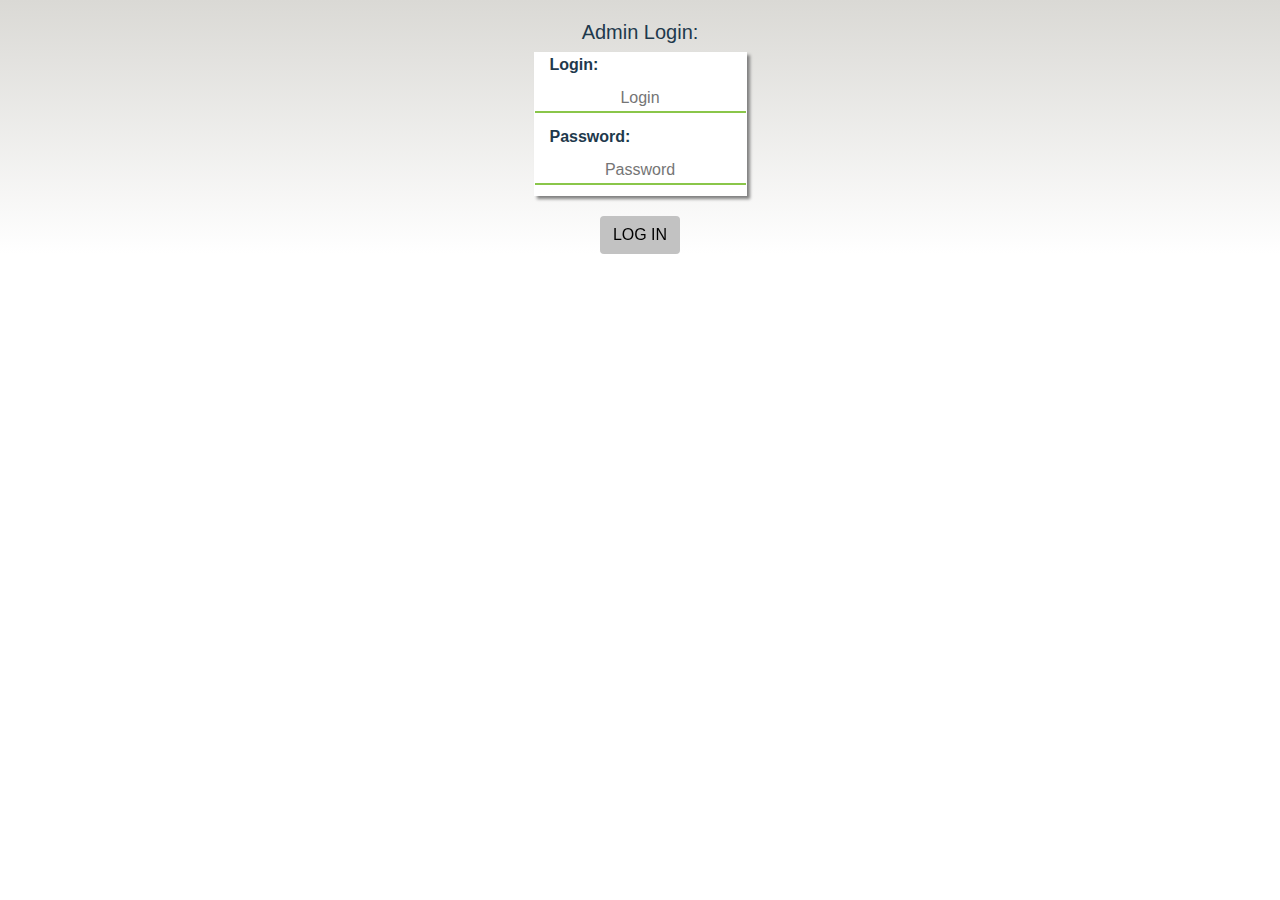
<file: Admin.html>
<!DOCTYPE html>
<html lang="en">
    
<head>
    <meta charset="UTF-8">
    <link rel="stylesheet" href="style/style.css">
    <meta charset="utf-8">
    <meta name="viewport" content="width=device-width, initial-scale=1">
    <link rel="stylesheet" href="https://maxcdn.bootstrapcdn.com/bootstrap/4.0.0/css/bootstrap.min.css">
    <script src="https://ajax.googleapis.com/ajax/libs/jquery/3.3.1/jquery.min.js"></script>
    <script src="https://maxcdn.bootstrapcdn.com/bootstrap/4.0.0/js/bootstrap.min.js"></script>
      <link rel="stylesheet" href="style/Adminstyle.css">
    <script src="js/login.js"></script>
    <title>Admin</title>

  

</head>
<body>

<div class="container">
  <div class="row">
    <div class="col-sm-4">
    </div>
    <div class="col-sm-4">
      <form id="form">
      <h1>Admin Login: </h1> 

<table id="tablelogin">


<tr>

 <td>
   <label class="lol" >Login:</label>
 <div><input type="text" class="set" placeholder="Login" id="usr"></div> 
  
  </td>

</tr>
<tr>
 <td>
 <label class="lol" >Password:</label>
  <div><input type="password" placeholder="Password"  class="set" id="pwd"></div>
  <input id="checkBox" type="checkbox">
   </td>
</tr>



</table>

 <div id="error" hidden>Invalid Username or Password </div><div id="button"><button type="button" id="button" class="btn">LOG IN</button> </div>
</form>
    </div>
    <div class="col-sm">
    </div>
  </div>
</div>


    <div class="row">
        <div id="apo" class="col-md-11"></div>
    </div>    


</body>
</html>
</file>
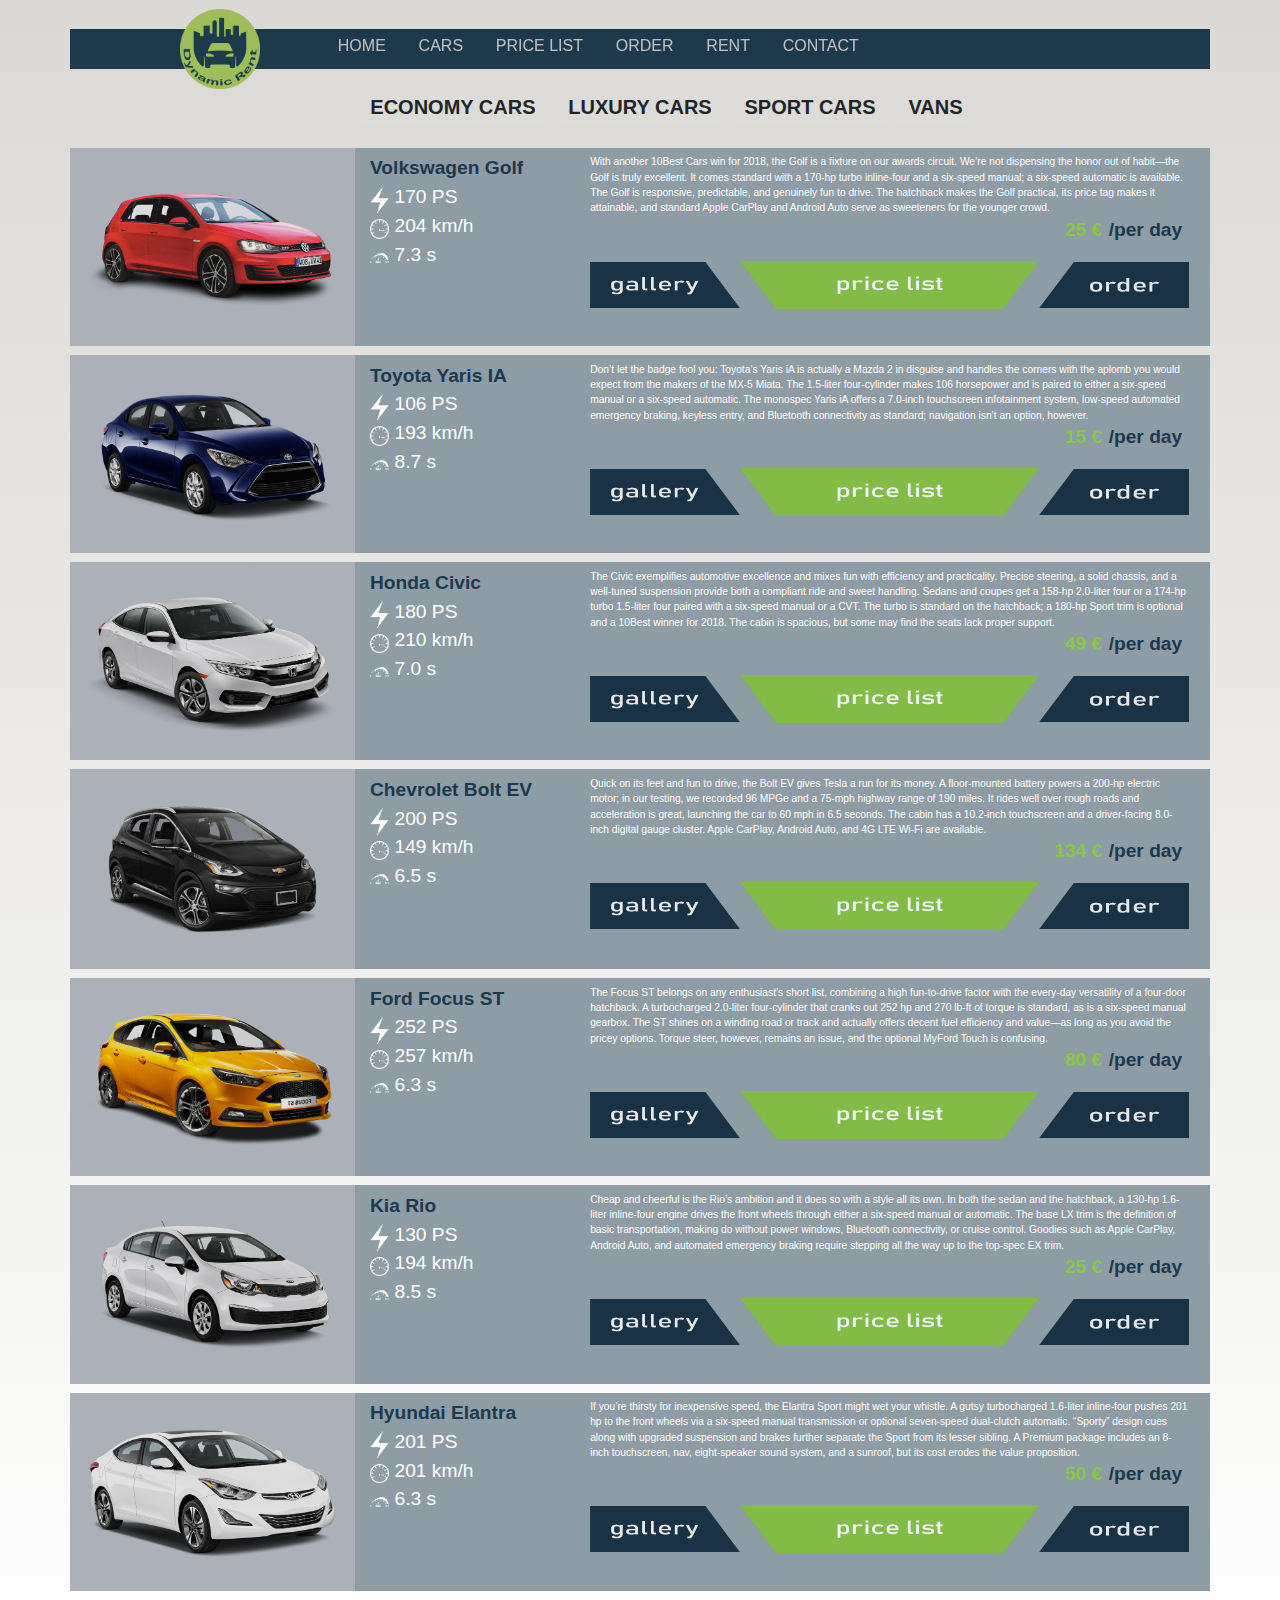
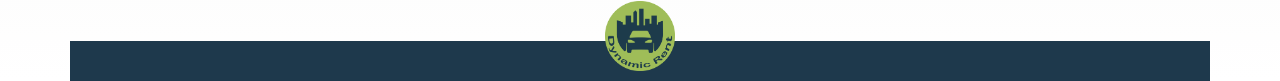
<file: cars-economy.html>
<!DOCTYPE html>
<html lang="en">
    
<head>
    <meta charset="UTF-8">
    <link rel="stylesheet" href="style/style.css">
    <link rel="stylesheet" href="style/styleCars.css">
    <meta charset="utf-8">
    <meta name="viewport" content="width=device-width, initial-scale=1">
    <link rel="stylesheet" href="https://maxcdn.bootstrapcdn.com/bootstrap/4.0.0/css/bootstrap.min.css">
    <script src="https://ajax.googleapis.com/ajax/libs/jquery/3.3.1/jquery.min.js"></script> 
    <script src="https://maxcdn.bootstrapcdn.com/bootstrap/4.0.0/js/bootstrap.min.js"></script>
    <script src="js/script.js"></script>
    <script src="js/script-cars.js"></script>
    <title>CarRent - Cars</title>
</head>
    
<body id="body1">
    <div class="container"> <!-- container -->
        
        <div class="row" id="navbar"> <!-- navbar -->
        <div class="col-md-2 col-12" id="divLogoNavbar"> <!-- div logo navbar -->
            <img src="img/pageIndex/car_rent_logo.png" id="logoNavbar"> <!-- logo navbar -->
            <button id="menuButton" class="navbar-toggler navbar-toggler-right" type="button">
                <img id="menu-icon" src="img/pageIndex/menu-icon.png">
            </button>
        </div>
        <div class="col-md-10 backgroundNavbar"> <!-- ul, background on navbar -->
            <ul id="menu"> 
                <li><a onclick="window.location.href='index.html'"><p class="pNavbar">HOME</p></a></li> <!-- li, a, pNavbar  -->
                <li><a onclick="window.location.href='cars-economy.html'"><p class="pNavbar">CARS</p></a></li> <!-- li, a, pNavbar  -->
                <li><a onclick="window.location.href='price_list.html'"><p class="pNavbar">PRICE LIST</p></a></li> <!-- li, a, pNavbar  -->
                <li><a onclick="window.location.href='order.html'"><p class="pNavbar">ORDER</p></a></li> <!-- li, a, pNavbar  -->
                <li><a onclick="window.location.href='rent.html'"><p class="pNavbar">RENT</p></a></li> <!-- li, a, pNavbar  -->
                <li><a onclick="window.location.href='contact.html'"><p class="pNavbar">CONTACT</p></a></li> <!-- li, a, pNavbar  -->
            </ul>
        </div> <!-- ul, background on navbar -->
        <div id="smallMenu" class="col-12"> <!-- ul, background on navbar -->
            <ul id="menu"> 
                <li><a onclick="window.location.href='index.html'"><p class="pNavbar">HOME</p></a></li> <!-- li, a, pNavbar  -->
                <li><a onclick="window.location.href='cars-economy.html'"><p class="pNavbar">CARS</p></a></li> <!-- li, a, pNavbar  -->
                <li><a onclick="window.location.href='price_list.html'"><p class="pNavbar">PRICE LIST</p></a></li> <!-- li, a, pNavbar  -->
                <li><a onclick="window.location.href='order.html'"><p class="pNavbar">ORDER</p></a></li> <!-- li, a, pNavbar  -->
                <li><a onclick="window.location.href='rent.html'"><p class="pNavbar">RENT</p></a></li> <!-- li, a, pNavbar  -->
                <li><a onclick="window.location.href='contact.html'"><p class="pNavbar">CONTACT</p></a></li> <!-- li, a, pNavbar  -->
            </ul>
        </div> <!-- ul, background on navbar -->
        
        
    </div> <!-- ROW navbar -->      
    

    <div class="row" id="navbar2"> <!-- navbar2 -->
        <div class="col-md-16" id="divNavbar2"> <!-- divNavbar2 -->
            <ul>
                <li><a class="navcars" onclick="window.location.href='cars-economy.html'">ECONOMY CARS</a></li> <!-- navcars -->
                <li><a class="navcars" onclick="window.location.href='cars-luxury.html'">LUXURY CARS</a></li> <!-- navcars -->
                <li><a class="navcars" onclick="window.location.href='cars-sports.html'">SPORT CARS</a></li> <!-- navcars -->
                <li><a class="navcars" onclick="window.location.href='cars-vans.html'">VANS</a></li> <!-- navcars -->
            </ul>
        </div> <!-- divNavbar2 -->
    </div> <!-- ROW navbar2 -->     

 
 <!-- content -->
  <div class="row field"> <!-- field -->
    <div class="col-md-3 bgcolorcar"> <!-- bgcolorcar -->
      <img onclick="openModal()" src="img/pageCars/Volkswagen Golf.png" class="width"> <!-- width -->
    </div> <!-- bgcolorcar -->
    <div class="col-md-9 bgcolor"> <!-- bgcolor -->
        <div class="row">
            <div class="col-md-3">
                <div id="carName">Volkswagen Golf</div> <!-- carName -->
                <div class="basicInfo"><img src="img/pageCars/symbol_power.png" class="imgdecoration"> 170 PS</div> <!-- basInfo, imgdecoration -->
                <div class="basicInfo"><img src="img/pageCars/symbol_max_speed.png" class="imgdecoration"> 204 km/h</div> <!-- basInfo, imgdecoration -->
                <div class=" basicInfo"><img src="img/pageCars/acceleration_symbol.png" class="imgdecoration"> 7.3 s</div> <!-- basInfo, imgdecoration -->
            </div>
            <div class="col-md-9">
                <div class="row moreInfo"> <!-- moreInfo -->
                <div class="col-md-12 textdecoration"> <!-- textdecoration -->
                    With another 10Best Cars win for 2018, the Golf is a fixture on our awards circuit. We’re not dispensing the honor out of habit—the Golf is truly excellent. It comes standard with a 170-hp turbo inline-four and a six-speed manual; a six-speed automatic is available. The Golf is responsive, predictable, and genuinely fun to drive. The hatchback makes the Golf practical, its price tag makes it attainable, and standard Apple CarPlay and Android Auto serve as sweeteners for the younger crowd.
                </div> <!-- textdecoration -->
            <div class="col-md-12 price"><p class="realprice blue">/per day</p><p class="realprice green">25 €</p></div> <!-- price, realprice, blue, green -->
            <div class="col-md-12 panels"> <!-- panels -->
                <div class="row">
                    <div class="col-md-12">
                        <img src="img/pageCars/gallery.png" class="imgsize" onclick="setGolf(), openModal(), currentSlide(1)"><img src="img/pageCars/price_list.png" class="sizepricelist" onclick="window.location.href='price_list.html'"><img src="img/pageCars/order.png" class="imgsize" onclick="window.location.href='order.html'"> <!-- imgsize, sizepricelist  -->
                    </div>
                </div>
                </div> <!-- panels -->
            </div> <!-- moreInfo -->
            </div>        
        </div>      
    </div> <!-- bgcolor -->
  </div> <!-- field -->
        
         <!-- gallery -->
      
      <div id="myModal" class="modal">
  <span class="close cursor" id="closeButton" onclick="closeModal()">&times;</span>
  <div class="modal-content">

    <div class="mySlides">
      <div class="numbertext">1 / 4</div>
      <img class="img1" src="img/pageCars/economy/golf/golf1.png" style="width:100%">
    </div>

    <div class="mySlides">
      <div class="numbertext">2 / 4</div>
      <img class="img2" src="img/pageCars/economy/golf/golf2.png" style="width:100%">
    </div>

    <div class="mySlides">
      <div class="numbertext">3 / 4</div>
      <img class="img3" src="img/pageCars/economy/golf/golf3.png" style="width:100%">
    </div>
    
    <div class="mySlides">
      <div class="numbertext">4 / 4</div>
      <img class="img4" src="img/pageCars/economy/golf/golf4.png" style="width:100%">
    </div>
    
    <a class="prev" onclick="plusSlides(-1)">&#10094;</a>
    <a class="next" onclick="plusSlides(1)">&#10095;</a>

    <div class="caption-container">
      <p id="caption"></p>
    </div>

    <div>
        <div class="column">
      <img class="demo cursor img1 name" src="img/pageCars/economy/golf/golf1.png" style="width:100%" onclick="currentSlide(1)" alt="Volkswagen Golf">
    </div>
    <div class="column">
      <img class="demo cursor img2 name" src="img/pageCars/economy/golf/golf2.png" style="width:100%" onclick="currentSlide(2)" alt="Volkswagen Golf">
    </div>
    <div class="column">
      <img class="demo cursor img3 name" src="img/pageCars/economy/golf/golf3.png" style="width:100%" onclick="currentSlide(3)" alt="Volkswagen Golf">
    </div>
    <div class="column">
      <img class="demo cursor img4 name" src="img/pageCars/economy/golf/golf4.png" style="width:100%" onclick="currentSlide(4)" alt="Volkswagen Golf">
    </div>
    </div>
    
  </div>
</div>  
        
  <!-- gallery -->      
        
        
        
        
  <div class="row field"> <!-- field -->
    <div class="col-md-3 bgcolorcar"> <!-- bgcolorcar -->
      <img src="img/pageCars/Toyota Yaris iA.png" class="width"> <!-- width -->
    </div> <!-- bgcolorcar -->
    <div class="col-md-9 bgcolor"> <!-- bgcolor -->
        <div class="row">
            <div class="col-md-3">
                <div id="carName">Toyota Yaris IA</div> <!-- carName -->
                <div class="basicInfo"><img src="img/pageCars/symbol_power.png" class="imgdecoration"> 106 PS</div> <!-- basInfo, imgdecoration -->
                <div class="basicInfo"><img src="img/pageCars/symbol_max_speed.png" class="imgdecoration"> 193 km/h</div> <!-- basInfo, imgdecoration -->
                <div class=" basicInfo"><img src="img/pageCars/acceleration_symbol.png" class="imgdecoration"> 8.7 s</div> <!-- basInfo, imgdecoration -->
            </div>
            <div class="col-md-9">
                <div class="row moreInfo"> <!-- moreInfo -->
                <div class="col-md-12 textdecoration"> <!-- textdecoration -->
                    Don’t let the badge fool you: Toyota’s Yaris iA is actually a Mazda 2 in disguise and handles the corners with the aplomb you would expect from the makers of the MX-5 Miata. The 1.5-liter four-cylinder makes 106 horsepower and is paired to either a six-speed manual or a six-speed automatic. The monospec Yaris iA offers a 7.0-inch touchscreen infotainment system, low-speed automated emergency braking, keyless entry, and Bluetooth connectivity as standard; navigation isn’t an option, however.
                </div> <!-- textdecoration -->
            <div class="col-md-12 price"><p class="realprice blue">/per day</p><p class="realprice green">15 €</p></div> <!-- price, realprice, blue, green -->
            <div class="col-md-12 panels"> <!-- panels -->
                <div class="row">
                    <div class="col-md-12">
                        <img src="img/pageCars/gallery.png" class="imgsize" onclick="setYaris(), openModal(), currentSlide(1)"><img src="img/pageCars/price_list.png" class="sizepricelist" onclick="window.location.href='price_list.html'"><img src="img/pageCars/order.png" class="imgsize" onclick="window.location.href='order.html'"> <!-- imgsize, sizepricelist  -->
                    </div>
                </div>
                </div> <!-- panels -->
            </div> <!-- moreInfo -->
            </div>        
        </div>      
    </div> <!-- bgcolor -->
  </div> <!-- field -->
        
  <div class="row field"> <!-- field -->
    <div class="col-md-3 bgcolorcar"> <!-- bgcolorcar -->
      <img src="img/pageCars/Honda Civic.png" class="width"> <!-- width -->
    </div> <!-- bgcolorcar -->
    <div class="col-md-9 bgcolor"> <!-- bgcolor -->
        <div class="row">
            <div class="col-md-3">
                <div id="carName">Honda Civic</div> <!-- carName -->
                <div class="basicInfo"><img src="img/pageCars/symbol_power.png" class="imgdecoration"> 180 PS</div> <!-- basInfo, imgdecoration -->
                <div class="basicInfo"><img src="img/pageCars/symbol_max_speed.png" class="imgdecoration"> 210 km/h</div> <!-- basInfo, imgdecoration -->
                <div class=" basicInfo"><img src="img/pageCars/acceleration_symbol.png" class="imgdecoration"> 7.0 s</div> <!-- basInfo, imgdecoration -->
            </div>
            <div class="col-md-9">
                <div class="row moreInfo"> <!-- moreInfo -->
                <div class="col-md-12 textdecoration"> <!-- textdecoration -->
                    The Civic exemplifies automotive excellence and mixes fun with efficiency and practicality. Precise steering, a solid chassis, and a well-tuned suspension provide both a compliant ride and sweet handling. Sedans and coupes get a 158-hp 2.0-liter four or a 174-hp turbo 1.5-liter four paired with a six-speed manual or a CVT. The turbo is standard on the hatchback; a 180-hp Sport trim is optional and a 10Best winner for 2018. The cabin is spacious, but some may find the seats lack proper support.
                </div> <!-- textdecoration -->
            <div class="col-md-12 price"><p class="realprice blue">/per day</p><p class="realprice green">49 €</p></div> <!-- price, realprice, blue, green -->
            <div class="col-md-12 panels"> <!-- panels -->
                <div class="row">
                    <div class="col-md-12">
                        <img src="img/pageCars/gallery.png" class="imgsize" onclick="setCivic(), openModal(), currentSlide(1)"><img src="img/pageCars/price_list.png" class="sizepricelist" onclick="window.location.href='price_list.html'"><img src="img/pageCars/order.png" class="imgsize" onclick="window.location.href='order.html'"> <!-- imgsize, sizepricelist  -->
                    </div>
                </div>
                </div> <!-- panels -->
            </div> <!-- moreInfo -->
            </div>        
        </div>      
    </div> <!-- bgcolor -->
  </div> <!-- field -->
        
  <div class="row field"> <!-- field -->
    <div class="col-md-3 bgcolorcar"> <!-- bgcolorcar -->
      <img src="img/pageCars/economy/bolt/bolt3.png" class="width"> <!-- width -->
    </div> <!-- bgcolorcar -->
    <div class="col-md-9 bgcolor"> <!-- bgcolor -->
        <div class="row">
            <div class="col-md-3">
                <div id="carName">Chevrolet Bolt EV</div> <!-- carName -->
                <div class="basicInfo"><img src="img/pageCars/symbol_power.png" class="imgdecoration"> 200 PS</div> <!-- basInfo, imgdecoration -->
                <div class="basicInfo"><img src="img/pageCars/symbol_max_speed.png" class="imgdecoration"> 149 km/h</div> <!-- basInfo, imgdecoration -->
                <div class=" basicInfo"><img src="img/pageCars/acceleration_symbol.png" class="imgdecoration"> 6.5 s</div> <!-- basInfo, imgdecoration -->
            </div>
            <div class="col-md-9">
                <div class="row moreInfo"> <!-- moreInfo -->
                <div class="col-md-12 textdecoration"> <!-- textdecoration -->
                    Quick on its feet and fun to drive, the Bolt EV gives Tesla a run for its money. A floor-mounted battery powers a 200-hp electric motor; in our testing, we recorded 96 MPGe and a 75-mph highway range of 190 miles. It rides well over rough roads and acceleration is great, launching the car to 60 mph in 6.5 seconds. The cabin has a 10.2-inch touchscreen and a driver-facing 8.0-inch digital gauge cluster. Apple CarPlay, Android Auto, and 4G LTE Wi-Fi are available.
                </div> <!-- textdecoration -->
            <div class="col-md-12 price"><p class="realprice blue">/per day</p><p class="realprice green">134 €</p></div> <!-- price, realprice, blue, green -->
            <div class="col-md-12 panels"> <!-- panels -->
                <div class="row">
                    <div class="col-md-12">
                        <img src="img/pageCars/gallery.png" class="imgsize" onclick="setBolt(), openModal(), currentSlide(1)"><img src="img/pageCars/price_list.png" class="sizepricelist" onclick="window.location.href='price_list.html'"><img src="img/pageCars/order.png" class="imgsize" onclick="window.location.href='order.html'"> <!-- imgsize, sizepricelist  -->
                    </div>
                </div>
                </div> <!-- panels -->
            </div> <!-- moreInfo -->
            </div>        
        </div>      
    </div> <!-- bgcolor -->
  </div> <!-- field -->
        
  <div class="row field"> <!-- field -->
    <div class="col-md-3 bgcolorcar"> <!-- bgcolorcar -->
      <img src="img/pageCars/Ford Focus ST.png" class="width"> <!-- width -->
    </div> <!-- bgcolorcar -->
    <div class="col-md-9 bgcolor"> <!-- bgcolor -->
        <div class="row">
            <div class="col-md-3">
                <div id="carName">Ford Focus ST</div> <!-- carName -->
                <div class="basicInfo"><img src="img/pageCars/symbol_power.png" class="imgdecoration"> 252 PS</div> <!-- basInfo, imgdecoration -->
                <div class="basicInfo"><img src="img/pageCars/symbol_max_speed.png" class="imgdecoration"> 257 km/h</div> <!-- basInfo, imgdecoration -->
                <div class=" basicInfo"><img src="img/pageCars/acceleration_symbol.png" class="imgdecoration"> 6.3 s</div> <!-- basInfo, imgdecoration -->
            </div>
            <div class="col-md-9">
                <div class="row moreInfo"> <!-- moreInfo -->
                <div class="col-md-12 textdecoration"> <!-- textdecoration -->
                    The Focus ST belongs on any enthusiast’s short list, combining a high fun-to-drive factor with the every-day versatility of a four-door hatchback. A turbocharged 2.0-liter four-cylinder that cranks out 252 hp and 270 lb-ft of torque is standard, as is a six-speed manual gearbox. The ST shines on a winding road or track and actually offers decent fuel efficiency and value—as long as you avoid the pricey options. Torque steer, however, remains an issue, and the optional MyFord Touch is confusing.
                </div> <!-- textdecoration -->
            <div class="col-md-12 price"><p class="realprice blue">/per day</p><p class="realprice green">80 €</p></div> <!-- price, realprice, blue, green -->
            <div class="col-md-12 panels"> <!-- panels -->
                <div class="row">
                    <div class="col-md-12">
                        <img src="img/pageCars/gallery.png" class="imgsize" onclick="setFocus(), openModal(), currentSlide(1)"><img src="img/pageCars/price_list.png" class="sizepricelist" onclick="window.location.href='price_list.html'"><img src="img/pageCars/order.png" class="imgsize" onclick="window.location.href='order.html'"> <!-- imgsize, sizepricelist  -->
                    </div>
                </div>
                </div> <!-- panels -->
            </div> <!-- moreInfo -->
            </div>        
        </div>      
    </div> <!-- bgcolor -->
  </div> <!-- field -->
        
  <div class="row field"> <!-- field -->
    <div class="col-md-3 bgcolorcar"> <!-- bgcolorcar -->
      <img src="img/pageCars/Kia Rio.png" class="width"> <!-- width -->
    </div> <!-- bgcolorcar -->
    <div class="col-md-9 bgcolor"> <!-- bgcolor -->
        <div class="row">
            <div class="col-md-3">
                <div id="carName">Kia Rio</div> <!-- carName -->
                <div class="basicInfo"><img src="img/pageCars/symbol_power.png" class="imgdecoration"> 130 PS</div> <!-- basInfo, imgdecoration -->
                <div class="basicInfo"><img src="img/pageCars/symbol_max_speed.png" class="imgdecoration"> 194 km/h</div> <!-- basInfo, imgdecoration -->
                <div class=" basicInfo"><img src="img/pageCars/acceleration_symbol.png" class="imgdecoration"> 8.5 s</div> <!-- basInfo, imgdecoration -->
            </div>
            <div class="col-md-9">
                <div class="row moreInfo"> <!-- moreInfo -->
                <div class="col-md-12 textdecoration"> <!-- textdecoration -->
                    Cheap and cheerful is the Rio’s ambition and it does so with a style all its own. In both the sedan and the hatchback, a 130-hp 1.6-liter inline-four engine drives the front wheels through either a six-speed manual or automatic. The base LX trim is the definition of basic transportation, making do without power windows, Bluetooth connectivity, or cruise control. Goodies such as Apple CarPlay, Android Auto, and automated emergency braking require stepping all the way up to the top-spec EX trim.
                </div> <!-- textdecoration -->
            <div class="col-md-12 price"><p class="realprice blue">/per day</p><p class="realprice green">25 €</p></div> <!-- price, realprice, blue, green -->
            <div class="col-md-12 panels"> <!-- panels -->
                <div class="row">
                    <div class="col-md-12">
                        <img src="img/pageCars/gallery.png" class="imgsize" onclick="setRio(), openModal(), currentSlide(1)"><img src="img/pageCars/price_list.png" class="sizepricelist" onclick="window.location.href='price_list.html'"><img src="img/pageCars/order.png" class="imgsize" onclick="window.location.href='order.html'"> <!-- imgsize, sizepricelist  -->
                    </div>
                </div>
                </div> <!-- panels -->
            </div> <!-- moreInfo -->
            </div>        
        </div>      
    </div> <!-- bgcolor -->
  </div> <!-- field -->
        
  <div class="row field"> <!-- field -->
    <div class="col-md-3 bgcolorcar"> <!-- bgcolorcar -->
      <img src="img/pageCars/Hyundai Elantra Sport.png" class="width"> <!-- width -->
    </div> <!-- bgcolorcar -->
    <div class="col-md-9 bgcolor"> <!-- bgcolor -->
        <div class="row">
            <div class="col-md-3">
                <div id="carName">Hyundai Elantra</div> <!-- carName -->
                <div class="basicInfo"><img src="img/pageCars/symbol_power.png" class="imgdecoration"> 201 PS</div> <!-- basInfo, imgdecoration -->
                <div class="basicInfo"><img src="img/pageCars/symbol_max_speed.png" class="imgdecoration"> 201 km/h</div> <!-- basInfo, imgdecoration -->
                <div class=" basicInfo"><img src="img/pageCars/acceleration_symbol.png" class="imgdecoration"> 6.3 s</div> <!-- basInfo, imgdecoration -->
            </div>
            <div class="col-md-9">
                <div class="row moreInfo"> <!-- moreInfo -->
                <div class="col-md-12 textdecoration"> <!-- textdecoration -->
                    If you’re thirsty for inexpensive speed, the Elantra Sport might wet your whistle. A gutsy turbocharged 1.6-liter inline-four pushes 201 hp to the front wheels via a six-speed manual transmission or optional seven-speed dual-clutch automatic. “Sporty” design cues along with upgraded suspension and brakes further separate the Sport from its lesser sibling. A Premium package includes an 8-inch touchscreen, nav, eight-speaker sound system, and a sunroof, but its cost erodes the value proposition.
                </div> <!-- textdecoration -->
            <div class="col-md-12 price"><p class="realprice blue">/per day</p><p class="realprice green">50 €</p></div> <!-- price, realprice, blue, green -->
            <div class="col-md-12 panels"> <!-- panels -->
                <div class="row">
                    <div class="col-md-12">
                        <img src="img/pageCars/gallery.png" class="imgsize" onclick="setElantra(), openModal(), currentSlide(1)"><img src="img/pageCars/price_list.png" class="sizepricelist" onclick="window.location.href='price_list.html'"><img src="img/pageCars/order.png" class="imgsize" onclick="window.location.href='order.html'"> <!-- imgsize, sizepricelist  -->
                    </div>
                </div>
                </div> <!-- panels -->
            </div> <!-- moreInfo -->
            </div>        
        </div>      
    </div> <!-- bgcolor -->
  </div> <!-- field -->

     
<div class="row"> <!-- footer -->
        <div class="col-md-12" id="footer">
            <img id="footerLogo" src="img/pageIndex/car_rent_logo.png" onclick="window.location.href='index.html'">
        </div>
    </div> <!-- ROW footer -->
        
</div> <!-- container -->
 <script src="timepicker/jquery.timepicker.min.js"></script>
        
</body>
</html>
</file>
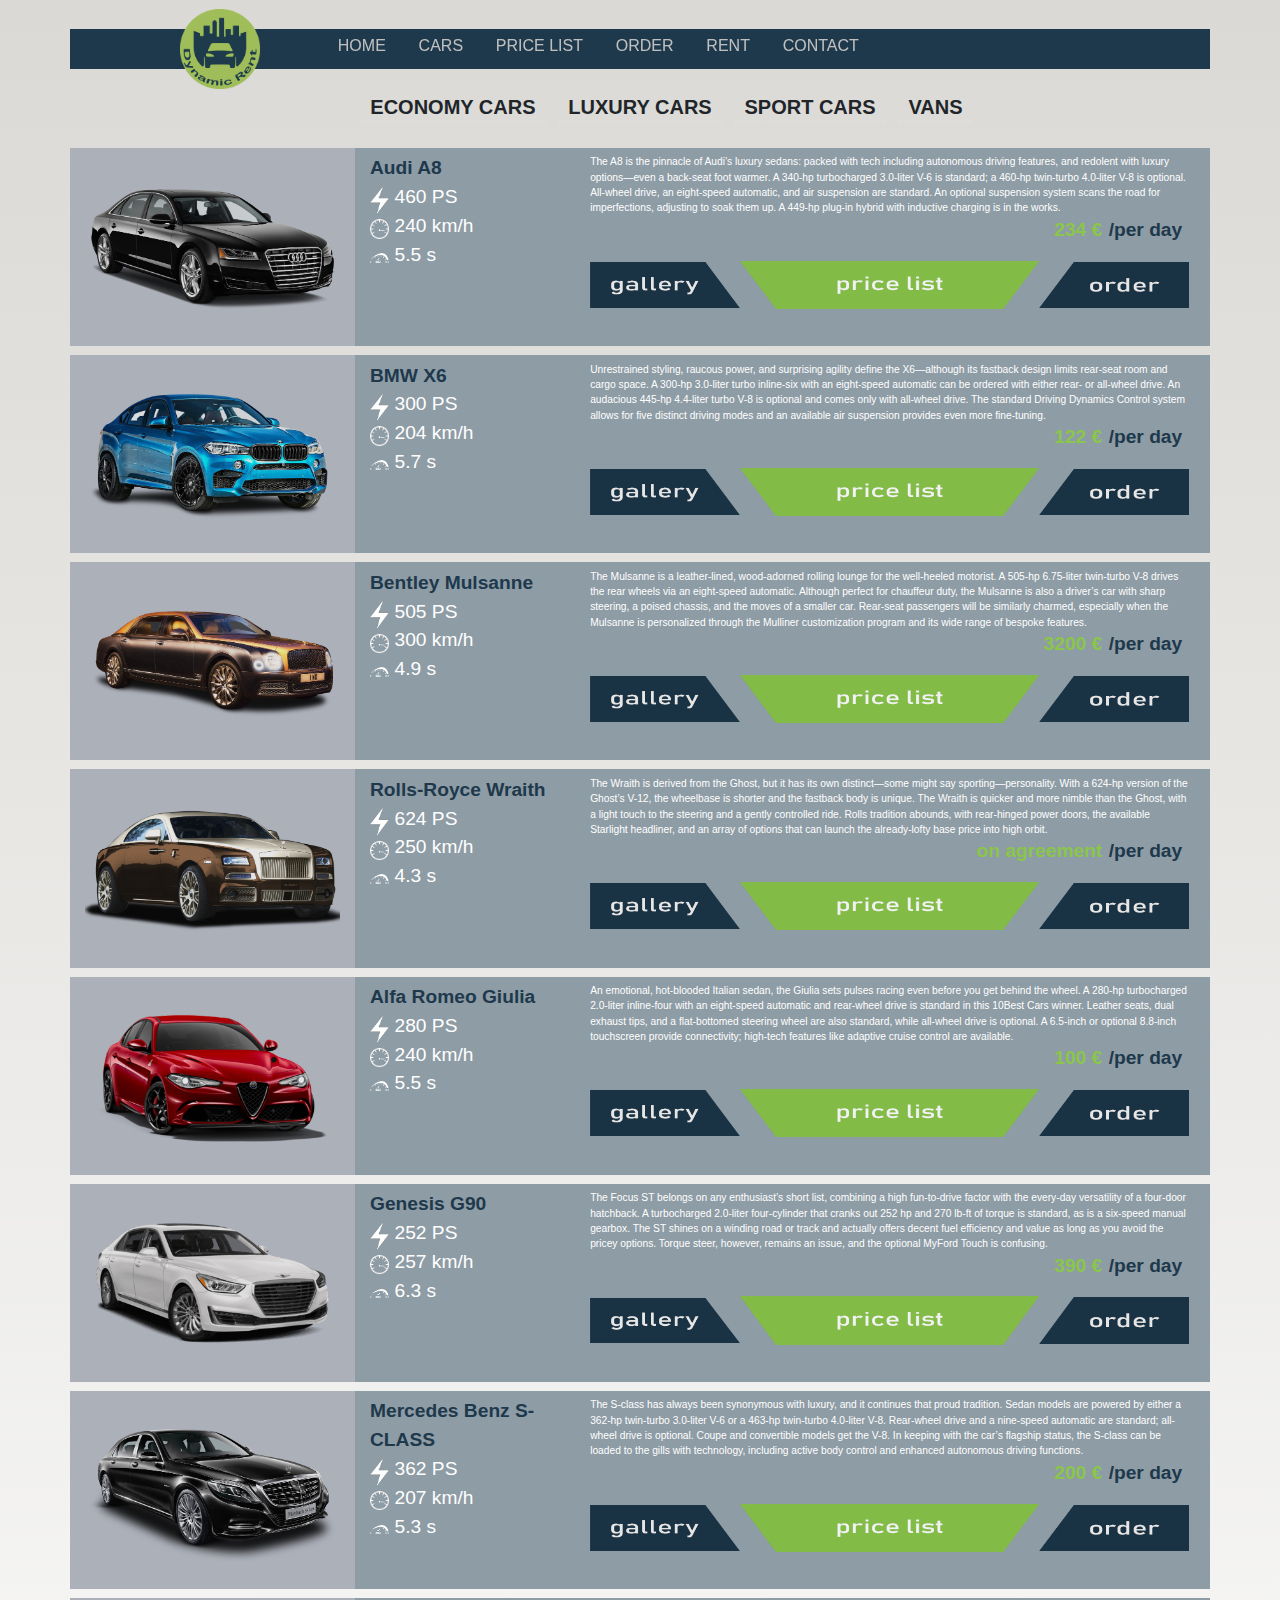
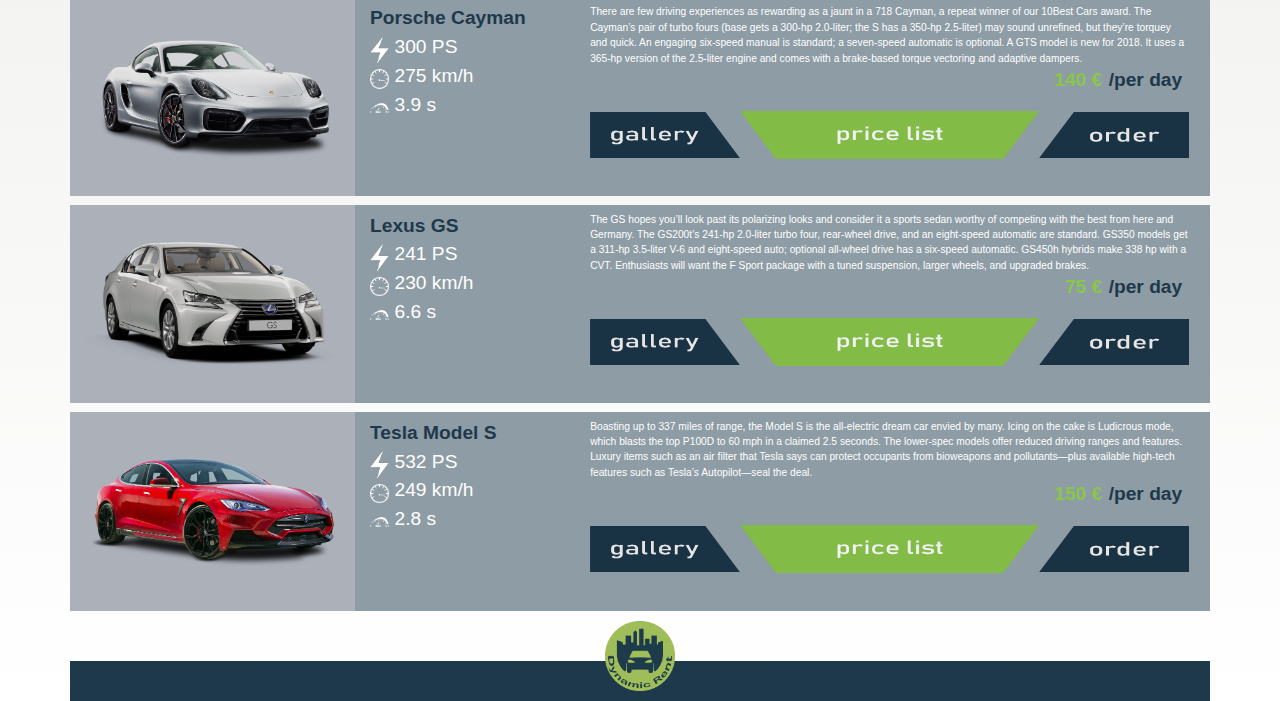
<file: cars-luxury.html>
<!DOCTYPE html>
<html lang="en">
    
<head>
    <meta charset="UTF-8">
    <link rel="stylesheet" href="style/style.css">
    <link rel="stylesheet" href="style/styleCars.css">
    <meta charset="utf-8">
    <meta name="viewport" content="width=device-width, initial-scale=1">
    <link rel="stylesheet" href="https://maxcdn.bootstrapcdn.com/bootstrap/4.0.0/css/bootstrap.min.css">
    <script src="https://ajax.googleapis.com/ajax/libs/jquery/3.3.1/jquery.min.js"></script> 
    <script src="https://maxcdn.bootstrapcdn.com/bootstrap/4.0.0/js/bootstrap.min.js"></script>
    <script src="js/script.js"></script>
    <script src="js/script-cars.js"></script>
    <title>CarRent - Cars</title>
</head>
    
<body id="body1">
    <div class="container"> <!-- container -->
        
        <div class="row" id="navbar"> <!-- navbar -->
        <div class="col-md-2 col-12" id="divLogoNavbar"> <!-- div logo navbar -->
            <img src="img/pageIndex/car_rent_logo.png" id="logoNavbar"> <!-- logo navbar -->
            <button id="menuButton" class="navbar-toggler navbar-toggler-right" type="button" >
                <img id="menu-icon" src="img/pageIndex/menu-icon.png">
            </button>
        </div>
        <div class="col-md-10 backgroundNavbar"> <!-- ul, background on navbar -->
            <ul id="menu"> 
                <li><a onclick="window.location.href='index.html'"><p class="pNavbar">HOME</p></a></li> <!-- li, a, pNavbar  -->
                <li><a onclick="window.location.href='cars-economy.html'"><p class="pNavbar">CARS</p></a></li> <!-- li, a, pNavbar  -->
                <li><a onclick="window.location.href='price_list.html'"><p class="pNavbar">PRICE LIST</p></a></li> <!-- li, a, pNavbar  -->
                <li><a onclick="window.location.href='order.html'"><p class="pNavbar">ORDER</p></a></li> <!-- li, a, pNavbar  -->
                <li><a onclick="window.location.href='rent.html'"><p class="pNavbar">RENT</p></a></li> <!-- li, a, pNavbar  -->
                <li><a onclick="window.location.href='contact.html'"><p class="pNavbar">CONTACT</p></a></li> <!-- li, a, pNavbar  -->
            </ul>
        </div> <!-- ul, background on navbar -->
        <div id="smallMenu" class="col-12"> <!-- ul, background on navbar -->
            <ul id="menu"> 
                <li><a onclick="window.location.href='index.html'"><p class="pNavbar">HOME</p></a></li> <!-- li, a, pNavbar  -->
                <li><a onclick="window.location.href='cars-economy.html'"><p class="pNavbar">CARS</p></a></li> <!-- li, a, pNavbar  -->
                <li><a onclick="window.location.href='price_list.html'"><p class="pNavbar">PRICE LIST</p></a></li> <!-- li, a, pNavbar  -->
                <li><a onclick="window.location.href='order.html'"><p class="pNavbar">ORDER</p></a></li> <!-- li, a, pNavbar  -->
                <li><a onclick="window.location.href='rent.html'"><p class="pNavbar">RENT</p></a></li> <!-- li, a, pNavbar  -->
                <li><a onclick="window.location.href='contact.html'"><p class="pNavbar">CONTACT</p></a></li> <!-- li, a, pNavbar  -->
            </ul>
        </div> <!-- ul, background on navbar -->
        
        
    </div> <!-- ROW navbar -->      
    

    <div class="row" id="navbar2"> <!-- navbar2 -->
        <div class="col-md-16" id="divNavbar2"> <!-- divNavbar2 -->
            <ul>
                <li><a class="navcars" onclick="window.location.href='cars-economy.html'">ECONOMY CARS</a></li> <!-- navcars -->
                <li><a class="navcars" onclick="window.location.href='cars-luxury.html'">LUXURY CARS</a></li> <!-- navcars -->
                <li><a class="navcars" onclick="window.location.href='cars-sports.html'">SPORT CARS</a></li> <!-- navcars -->
                <li><a class="navcars" onclick="window.location.href='cars-vans.html'">VANS</a></li> <!-- navcars -->
            </ul>
        </div> <!-- divNavbar2 -->
    </div> <!-- ROW navbar2 -->     

 
 <!-- content -->
  <div class="row field"> <!-- field -->
    <div class="col-md-3 bgcolorcar"> <!-- bgcolorcar -->
      <img src="img/pageCars/audi a8.png" class="width"> <!-- width -->
    </div> <!-- bgcolorcar -->
    <div class="col-md-9 bgcolor"> <!-- bgcolor -->
        <div class="row">
            <div class="col-md-3">
                <div id="carName">Audi A8</div> <!-- carName -->
                <div class="basicInfo"><img src="img/pageCars/symbol_power.png" class="imgdecoration"> 460 PS</div> <!-- basInfo, imgdecoration -->
                <div class="basicInfo"><img src="img/pageCars/symbol_max_speed.png" class="imgdecoration"> 240 km/h</div> <!-- basInfo, imgdecoration -->
                <div class=" basicInfo"><img src="img/pageCars/acceleration_symbol.png" class="imgdecoration"> 5.5 s</div> <!-- basInfo, imgdecoration -->
            </div>
            <div class="col-md-9">
                <div class="row moreInfo"> <!-- moreInfo -->
                <div class="col-md-12 textdecoration"> <!-- textdecoration -->
                    The A8 is the pinnacle of Audi’s luxury sedans: packed with tech including autonomous driving features, and redolent with luxury options—even a back-seat foot warmer. A 340-hp turbocharged 3.0-liter V-6 is standard; a 460-hp twin-turbo 4.0-liter V-8 is optional. All-wheel drive, an eight-speed automatic, and air suspension are standard. An optional suspension system scans the road for imperfections, adjusting to soak them up. A 449-hp plug-in hybrid with inductive charging is in the works.
                </div> <!-- textdecoration -->
            <div class="col-md-12 price"><p class="realprice blue">/per day</p><p class="realprice green">234 €</p></div> <!-- price, realprice, blue, green -->
            <div class="col-md-12 panels"> <!-- panels -->
                <div class="row">
                    <div class="col-md-12">
                        <img src="img/pageCars/gallery.png" class="imgsize" onclick="setAudi(), openModal(), currentSlide(1)"><img src="img/pageCars/price_list.png" class="sizepricelist" onclick="window.location.href='price_list.html'"><img src="img/pageCars/order.png" class="imgsize" onclick="window.location.href='order.html'"> <!-- imgsize, sizepricelist  -->
                    </div>
                </div>
                </div> <!-- panels -->
            </div> <!-- moreInfo -->
            </div>        
        </div>      
    </div> <!-- bgcolor -->
  </div> <!-- field -->
        
<!-- gallery -->
      
      <div id="myModal" class="modal">
  <span class="close cursor" id="closeButton" onclick="closeModal()">&times;</span>
  <div class="modal-content">

    <div class="mySlides">
      <div class="numbertext">1 / 4</div>
      <img class="img1" src="img/pageCars/economy/golf/golf1.png" style="width:100%">
    </div>

    <div class="mySlides">
      <div class="numbertext">2 / 4</div>
      <img class="img2" src="img/pageCars/economy/golf/golf2.png" style="width:100%">
    </div>

    <div class="mySlides">
      <div class="numbertext">3 / 4</div>
      <img class="img3" src="img/pageCars/economy/golf/golf3.png" style="width:100%">
    </div>
    
    <div class="mySlides">
      <div class="numbertext">4 / 4</div>
      <img class="img4" src="img/pageCars/economy/golf/golf4.png" style="width:100%">
    </div>
    
    <a class="prev" onclick="plusSlides(-1)">&#10094;</a>
    <a class="next" onclick="plusSlides(1)">&#10095;</a>

    <div class="caption-container">
      <p id="caption"></p>
    </div>

    <div>
        <div class="column">
      <img class="demo cursor img1 name" src="img/pageCars/economy/golf/golf1.png" style="width:100%" onclick="currentSlide(1)" alt="Volkswagen Golf">
    </div>
    <div class="column">
      <img class="demo cursor img2 name" src="img/pageCars/economy/golf/golf2.png" style="width:100%" onclick="currentSlide(2)" alt="Volkswagen Golf">
    </div>
    <div class="column">
      <img class="demo cursor img3 name" src="img/pageCars/economy/golf/golf3.png" style="width:100%" onclick="currentSlide(3)" alt="Volkswagen Golf">
    </div>
    <div class="column">
      <img class="demo cursor img4 name" src="img/pageCars/economy/golf/golf4.png" style="width:100%" onclick="currentSlide(4)" alt="Volkswagen Golf">
    </div>
    </div>
    
  </div>
</div>  
        
  <!-- gallery -->      
        
  <div class="row field"> <!-- field -->
    <div class="col-md-3 bgcolorcar"> <!-- bgcolorcar -->
      <img src="img/pageCars/bmw x6.png" class="width"> <!-- width -->
    </div> <!-- bgcolorcar -->
    <div class="col-md-9 bgcolor"> <!-- bgcolor -->
        <div class="row">
            <div class="col-md-3">
                <div id="carName">BMW X6</div> <!-- carName -->
                <div class="basicInfo"><img src="img/pageCars/symbol_power.png" class="imgdecoration"> 300 PS</div> <!-- basInfo, imgdecoration -->
                <div class="basicInfo"><img src="img/pageCars/symbol_max_speed.png" class="imgdecoration"> 204 km/h</div> <!-- basInfo, imgdecoration -->
                <div class=" basicInfo"><img src="img/pageCars/acceleration_symbol.png" class="imgdecoration"> 5.7 s</div> <!-- basInfo, imgdecoration -->
            </div>
            <div class="col-md-9">
                <div class="row moreInfo"> <!-- moreInfo -->
                <div class="col-md-12 textdecoration"> <!-- textdecoration -->
                    Unrestrained styling, raucous power, and surprising agility define the X6—although its fastback design limits rear-seat room and cargo space. A 300-hp 3.0-liter turbo inline-six with an eight-speed automatic can be ordered with either rear- or all-wheel drive. An audacious 445-hp 4.4-liter turbo V-8 is optional and comes only with all-wheel drive. The standard Driving Dynamics Control system allows for five distinct driving modes and an available air suspension provides even more fine-tuning.
                </div> <!-- textdecoration -->
            <div class="col-md-12 price"><p class="realprice blue">/per day</p><p class="realprice green">122 €</p></div> <!-- price, realprice, blue, green -->
            <div class="col-md-12 panels"> <!-- panels -->
                <div class="row">
                    <div class="col-md-12">
                        <img src="img/pageCars/gallery.png" class="imgsize" onclick="setBmw(), openModal(), currentSlide(1)"><img src="img/pageCars/price_list.png" class="sizepricelist" onclick="window.location.href='price_list.html'"><img src="img/pageCars/order.png" class="imgsize" onclick="window.location.href='order.html'"> <!-- imgsize, sizepricelist  -->
                    </div>
                </div>
                </div> <!-- panels -->
            </div> <!-- moreInfo -->
            </div>        
        </div>      
    </div> <!-- bgcolor -->
  </div> <!-- field -->
        
  <div class="row field"> <!-- field -->
    <div class="col-md-3 bgcolorcar"> <!-- bgcolorcar -->
      <img src="img/pageCars/BENTLEY MULSANNE.png" class="width"> <!-- width -->
    </div> <!-- bgcolorcar -->
    <div class="col-md-9 bgcolor"> <!-- bgcolor -->
        <div class="row">
            <div class="col-md-3">
                <div id="carName">Bentley Mulsanne</div> <!-- carName -->
                <div class="basicInfo"><img src="img/pageCars/symbol_power.png" class="imgdecoration"> 505 PS</div> <!-- basInfo, imgdecoration -->
                <div class="basicInfo"><img src="img/pageCars/symbol_max_speed.png" class="imgdecoration"> 300 km/h</div> <!-- basInfo, imgdecoration -->
                <div class=" basicInfo"><img src="img/pageCars/acceleration_symbol.png" class="imgdecoration"> 4.9 s</div> <!-- basInfo, imgdecoration -->
            </div>
            <div class="col-md-9">
                <div class="row moreInfo"> <!-- moreInfo -->
                <div class="col-md-12 textdecoration"> <!-- textdecoration -->
                    The Mulsanne is a leather-lined, wood-adorned rolling lounge for the well-heeled motorist. A 505-hp 6.75-liter twin-turbo V-8 drives the rear wheels via an eight-speed automatic. Although perfect for chauffeur duty, the Mulsanne is also a driver’s car with sharp steering, a poised chassis, and the moves of a smaller car. Rear-seat passengers will be similarly charmed, especially when the Mulsanne is personalized through the Mulliner customization program and its wide range of bespoke features.
                </div> <!-- textdecoration -->
            <div class="col-md-12 price"><p class="realprice blue">/per day</p><p class="realprice green">3200 €</p></div> <!-- price, realprice, blue, green -->
            <div class="col-md-12 panels"> <!-- panels -->
                <div class="row">
                    <div class="col-md-12">
                        <img src="img/pageCars/gallery.png" class="imgsize" onclick="setBentley(), openModal(), currentSlide(1)"><img src="img/pageCars/price_list.png" class="sizepricelist" onclick="window.location.href='price_list.html'"><img src="img/pageCars/order.png" class="imgsize" onclick="window.location.href='order.html'"> <!-- imgsize, sizepricelist  -->
                    </div>
                </div>
                </div> <!-- panels -->
            </div> <!-- moreInfo -->
            </div>        
        </div>      
    </div> <!-- bgcolor -->
  </div> <!-- field -->
        
  <div class="row field"> <!-- field -->
    <div class="col-md-3 bgcolorcar"> <!-- bgcolorcar -->
      <img src="img/pageCars/ROLLS-ROYCE WRAITH.png" class="width"> <!-- width -->
    </div> <!-- bgcolorcar -->
    <div class="col-md-9 bgcolor"> <!-- bgcolor -->
        <div class="row">
            <div class="col-md-3">
                <div id="carName">Rolls-Royce Wraith</div> <!-- carName -->
                <div class="basicInfo"><img src="img/pageCars/symbol_power.png" class="imgdecoration"> 624 PS</div> <!-- basInfo, imgdecoration -->
                <div class="basicInfo"><img src="img/pageCars/symbol_max_speed.png" class="imgdecoration"> 250 km/h</div> <!-- basInfo, imgdecoration -->
                <div class=" basicInfo"><img src="img/pageCars/acceleration_symbol.png" class="imgdecoration"> 4.3 s</div> <!-- basInfo, imgdecoration -->
            </div>
            <div class="col-md-9">
                <div class="row moreInfo"> <!-- moreInfo -->
                <div class="col-md-12 textdecoration"> <!-- textdecoration -->
                    The Wraith is derived from the Ghost, but it has its own distinct—some might say sporting—personality. With a 624-hp version of the Ghost’s V-12, the wheelbase is shorter and the fastback body is unique. The Wraith is quicker and more nimble than the Ghost, with a light touch to the steering and a gently controlled ride. Rolls tradition abounds, with rear-hinged power doors, the available Starlight headliner, and an array of options that can launch the already-lofty base price into high orbit.
                </div> <!-- textdecoration -->
            <div class="col-md-12 price"><p class="realprice blue">/per day</p><p class="realprice green">on agreement</p></div> <!-- price, realprice, blue, green -->
            <div class="col-md-12 panels"> <!-- panels -->
                <div class="row">
                    <div class="col-md-12">
                        <img src="img/pageCars/gallery.png" class="imgsize" onclick="setWraith(), openModal(), currentSlide(1)"><img src="img/pageCars/price_list.png" class="sizepricelist" onclick="window.location.href='price_list.html'"><img src="img/pageCars/order.png" class="imgsize" onclick="window.location.href='order.html'"> <!-- imgsize, sizepricelist  -->
                    </div>
                </div>
                </div> <!-- panels -->
            </div> <!-- moreInfo -->
            </div>        
        </div>      
    </div> <!-- bgcolor -->
  </div> <!-- field -->
        
  <div class="row field"> <!-- field -->
    <div class="col-md-3 bgcolorcar"> <!-- bgcolorcar -->
      <img src="img/pageCars/Alfa Romeo Giulia.png" class="width"> <!-- width -->
    </div> <!-- bgcolorcar -->
    <div class="col-md-9 bgcolor"> <!-- bgcolor -->
        <div class="row">
            <div class="col-md-3">
                <div id="carName">Alfa Romeo Giulia</div> <!-- carName -->
                <div class="basicInfo"><img src="img/pageCars/symbol_power.png" class="imgdecoration"> 280 PS</div> <!-- basInfo, imgdecoration -->
                <div class="basicInfo"><img src="img/pageCars/symbol_max_speed.png" class="imgdecoration"> 240 km/h</div> <!-- basInfo, imgdecoration -->
                <div class=" basicInfo"><img src="img/pageCars/acceleration_symbol.png" class="imgdecoration"> 5.5 s</div> <!-- basInfo, imgdecoration -->
            </div>
            <div class="col-md-9">
                <div class="row moreInfo"> <!-- moreInfo -->
                <div class="col-md-12 textdecoration"> <!-- textdecoration -->
                    An emotional, hot-blooded Italian sedan, the Giulia sets pulses racing even before you get behind the wheel. A 280-hp turbocharged 2.0-liter inline-four with an eight-speed automatic and rear-wheel drive is standard in this 10Best Cars winner. Leather seats, dual exhaust tips, and a flat-bottomed steering wheel are also standard, while all-wheel drive is optional. A 6.5-inch or optional 8.8-inch touchscreen provide connectivity; high-tech features like adaptive cruise control are available.
                </div> <!-- textdecoration -->
            <div class="col-md-12 price"><p class="realprice blue">/per day</p><p class="realprice green">100 €</p></div> <!-- price, realprice, blue, green -->
            <div class="col-md-12 panels"> <!-- panels -->
                <div class="row">
                    <div class="col-md-12">
                        <img src="img/pageCars/gallery.png" class="imgsize" onclick="setGiulia(), openModal(), currentSlide(1)"><img src="img/pageCars/price_list.png" class="sizepricelist" onclick="window.location.href='price_list.html'"><img src="img/pageCars/order.png" class="imgsize" onclick="window.location.href='order.html'"> <!-- imgsize, sizepricelist  -->
                    </div>
                </div>
                </div> <!-- panels -->
            </div> <!-- moreInfo -->
            </div>        
        </div>      
    </div> <!-- bgcolor -->
  </div> <!-- field -->
        
  <div class="row field"> <!-- field -->
    <div class="col-md-3 bgcolorcar"> <!-- bgcolorcar -->
      <img src="img/pageCars/G90.png" class="width"> <!-- width -->
    </div> <!-- bgcolorcar -->
    <div class="col-md-9 bgcolor"> <!-- bgcolor -->
        <div class="row">
            <div class="col-md-3">
                <div id="carName">Genesis G90</div> <!-- carName -->
                <div class="basicInfo"><img src="img/pageCars/symbol_power.png" class="imgdecoration"> 252 PS</div> <!-- basInfo, imgdecoration -->
                <div class="basicInfo"><img src="img/pageCars/symbol_max_speed.png" class="imgdecoration"> 257 km/h</div> <!-- basInfo, imgdecoration -->
                <div class=" basicInfo"><img src="img/pageCars/acceleration_symbol.png" class="imgdecoration"> 6.3 s</div> <!-- basInfo, imgdecoration -->
            </div>
            <div class="col-md-9">
                <div class="row moreInfo"> <!-- moreInfo -->
                <div class="col-md-12 textdecoration"> <!-- textdecoration -->
                    The Focus ST belongs on any enthusiast’s short list, combining a high fun-to-drive factor with the every-day versatility of a four-door hatchback. A turbocharged 2.0-liter four-cylinder that cranks out 252 hp and 270 lb-ft of torque is standard, as is a six-speed manual gearbox. The ST shines on a winding road or track and actually offers decent fuel efficiency and value as long as you avoid the pricey options. Torque steer, however, remains an issue, and the optional MyFord Touch is confusing.
                </div> <!-- textdecoration -->
            <div class="col-md-12 price"><p class="realprice blue">/per day</p><p class="realprice green">390 €</p></div> <!-- price, realprice, blue, green -->
            <div class="col-md-12 panels"> <!-- panels -->
                <div class="row">
                    <div class="col-md-12">
                        <img src="img/pageCars/gallery.png" class="imgsize" onclick="setGenesis(), openModal(), currentSlide(1)"><img src="img/pageCars/price_list.png" class="sizepricelist" onclick="window.location.href='price_list.html'"><img src="img/pageCars/order.png" class="imgsize" onclick="window.location.href='order.html'"> <!-- imgsize, sizepricelist  -->
                    </div>
                </div>
                </div> <!-- panels -->
            </div> <!-- moreInfo -->
            </div>        
        </div>      
    </div> <!-- bgcolor -->
  </div> <!-- field -->
        
  <div class="row field"> <!-- field -->
    <div class="col-md-3 bgcolorcar"> <!-- bgcolorcar -->
      <img src="img/pageCars/Mercedes-Benz S-Class.png" class="width"> <!-- width -->
    </div> <!-- bgcolorcar -->
    <div class="col-md-9 bgcolor"> <!-- bgcolor -->
        <div class="row">
            <div class="col-md-3">
                <div id="carName">Mercedes Benz S-CLASS</div> <!-- carName -->
                <div class="basicInfo"><img src="img/pageCars/symbol_power.png" class="imgdecoration"> 362 PS</div> <!-- basInfo, imgdecoration -->
                <div class="basicInfo"><img src="img/pageCars/symbol_max_speed.png" class="imgdecoration"> 207 km/h</div> <!-- basInfo, imgdecoration -->
                <div class=" basicInfo"><img src="img/pageCars/acceleration_symbol.png" class="imgdecoration"> 5.3 s</div> <!-- basInfo, imgdecoration -->
            </div>
            <div class="col-md-9">
                <div class="row moreInfo"> <!-- moreInfo -->
                <div class="col-md-12 textdecoration"> <!-- textdecoration -->
                    The S-class has always been synonymous with luxury, and it continues that proud tradition. Sedan models are powered by either a 362-hp twin-turbo 3.0-liter V-6 or a 463-hp twin-turbo 4.0-liter V-8. Rear-wheel drive and a nine-speed automatic are standard; all-wheel drive is optional. Coupe and convertible models get the V-8. In keeping with the car’s flagship status, the S-class can be loaded to the gills with technology, including active body control and enhanced autonomous driving functions.
                </div> <!-- textdecoration -->
            <div class="col-md-12 price"><p class="realprice blue">/per day</p><p class="realprice green">200 €</p></div> <!-- price, realprice, blue, green -->
            <div class="col-md-12 panels"> <!-- panels -->
                <div class="row">
                    <div class="col-md-12">
                        <img src="img/pageCars/gallery.png" class="imgsize" onclick="setMercedes(), openModal(), currentSlide(1)"><img src="img/pageCars/price_list.png" class="sizepricelist" onclick="window.location.href='price_list.html'"><img src="img/pageCars/order.png" class="imgsize" onclick="window.location.href='order.html'"> <!-- imgsize, sizepricelist  -->
                    </div>
                </div>
                </div> <!-- panels -->
            </div> <!-- moreInfo -->
            </div>        
        </div>      
    </div> <!-- bgcolor -->
  </div> <!-- field -->

    <div class="row field"> <!-- field -->
    <div class="col-md-3 bgcolorcar"> <!-- bgcolorcar -->
      <img src="img/pageCars/Porsche Cayman.png" class="width"> <!-- width -->
    </div> <!-- bgcolorcar -->
    <div class="col-md-9 bgcolor"> <!-- bgcolor -->
        <div class="row">
            <div class="col-md-3">
                <div id="carName">Porsche Cayman</div> <!-- carName -->
                <div class="basicInfo"><img src="img/pageCars/symbol_power.png" class="imgdecoration"> 300 PS</div> <!-- basInfo, imgdecoration -->
                <div class="basicInfo"><img src="img/pageCars/symbol_max_speed.png" class="imgdecoration"> 275 km/h</div> <!-- basInfo, imgdecoration -->
                <div class=" basicInfo"><img src="img/pageCars/acceleration_symbol.png" class="imgdecoration"> 3.9 s</div> <!-- basInfo, imgdecoration -->
            </div>
            <div class="col-md-9">
                <div class="row moreInfo"> <!-- moreInfo -->
                <div class="col-md-12 textdecoration"> <!-- textdecoration -->
                    There are few driving experiences as rewarding as a jaunt in a 718 Cayman, a repeat winner of our 10Best Cars award. The Cayman’s pair of turbo fours (base gets a 300-hp 2.0-liter; the S has a 350-hp 2.5-liter) may sound unrefined, but they’re torquey and quick. An engaging six-speed manual is standard; a seven-speed automatic is optional. A GTS model is new for 2018. It uses a 365-hp version of the 2.5-liter engine and comes with a brake-based torque vectoring and adaptive dampers.
                </div> <!-- textdecoration -->
            <div class="col-md-12 price"><p class="realprice blue">/per day</p><p class="realprice green">140 €</p></div> <!-- price, realprice, blue, green -->
            <div class="col-md-12 panels"> <!-- panels -->
                <div class="row">
                    <div class="col-md-12">
                        <img src="img/pageCars/gallery.png" class="imgsize" onclick="setCayman(), openModal(), currentSlide(1)"><img src="img/pageCars/price_list.png" class="sizepricelist" onclick="window.location.href='price_list.html'"><img src="img/pageCars/order.png" class="imgsize" onclick="window.location.href='order.html'"> <!-- imgsize, sizepricelist  -->
                    </div>
                </div>
                </div> <!-- panels -->
            </div> <!-- moreInfo -->
            </div>        
        </div>      
    </div> <!-- bgcolor -->
  </div> <!-- field -->

    <div class="row field"> <!-- field -->
    <div class="col-md-3 bgcolorcar"> <!-- bgcolorcar -->
      <img src="img/pageCars/Lexus GS Hybrid.png" class="width"> <!-- width -->
    </div> <!-- bgcolorcar -->
    <div class="col-md-9 bgcolor"> <!-- bgcolor -->
        <div class="row">
            <div class="col-md-3">
                <div id="carName">Lexus GS</div> <!-- carName -->
                <div class="basicInfo"><img src="img/pageCars/symbol_power.png" class="imgdecoration"> 241 PS</div> <!-- basInfo, imgdecoration -->
                <div class="basicInfo"><img src="img/pageCars/symbol_max_speed.png" class="imgdecoration"> 230 km/h</div> <!-- basInfo, imgdecoration -->
                <div class=" basicInfo"><img src="img/pageCars/acceleration_symbol.png" class="imgdecoration"> 6.6 s</div> <!-- basInfo, imgdecoration -->
            </div>
            <div class="col-md-9">
                <div class="row moreInfo"> <!-- moreInfo -->
                <div class="col-md-12 textdecoration"> <!-- textdecoration -->
                    The GS hopes you’ll look past its polarizing looks and consider it a sports sedan worthy of competing with the best from here and Germany. The GS200t’s 241-hp 2.0-liter turbo four, rear-wheel drive, and an eight-speed automatic are standard. GS350 models get a 311-hp 3.5-liter V-6 and eight-speed auto; optional all-wheel drive has a six-speed automatic. GS450h hybrids make 338 hp with a CVT. Enthusiasts will want the F Sport package with a tuned suspension, larger wheels, and upgraded brakes.
                </div> <!-- textdecoration -->
            <div class="col-md-12 price"><p class="realprice blue">/per day</p><p class="realprice green">75 €</p></div> <!-- price, realprice, blue, green -->
            <div class="col-md-12 panels"> <!-- panels -->
                <div class="row">
                    <div class="col-md-12">
                        <img src="img/pageCars/gallery.png" class="imgsize" onclick="setLexus(), openModal(), currentSlide(1)"><img src="img/pageCars/price_list.png" class="sizepricelist" onclick="window.location.href='price_list.html'"><img src="img/pageCars/order.png" class="imgsize" onclick="window.location.href='order.html'"> <!-- imgsize, sizepricelist  -->
                    </div>
                </div>
                </div> <!-- panels -->
            </div> <!-- moreInfo -->
            </div>        
        </div>      
    </div> <!-- bgcolor -->
  </div> <!-- field -->

    <div class="row field"> <!-- field -->
    <div class="col-md-3 bgcolorcar"> <!-- bgcolorcar -->
      <img src="img/pageCars/Tesla Model S.png" class="width"> <!-- width -->
    </div> <!-- bgcolorcar -->
    <div class="col-md-9 bgcolor"> <!-- bgcolor -->
        <div class="row">
            <div class="col-md-3">
                <div id="carName">Tesla Model S</div> <!-- carName -->
                <div class="basicInfo"><img src="img/pageCars/symbol_power.png" class="imgdecoration"> 532 PS</div> <!-- basInfo, imgdecoration -->
                <div class="basicInfo"><img src="img/pageCars/symbol_max_speed.png" class="imgdecoration"> 249 km/h</div> <!-- basInfo, imgdecoration -->
                <div class=" basicInfo"><img src="img/pageCars/acceleration_symbol.png" class="imgdecoration"> 2.8 s</div> <!-- basInfo, imgdecoration -->
            </div>
            <div class="col-md-9">
                <div class="row moreInfo"> <!-- moreInfo -->
                <div class="col-md-12 textdecoration"> <!-- textdecoration -->
                    Boasting up to 337 miles of range, the Model S is the all-electric dream car envied by many. Icing on the cake is Ludicrous mode, which blasts the top P100D to 60 mph in a claimed 2.5 seconds. The lower-spec models offer reduced driving ranges and features. Luxury items such as an air filter that Tesla says can protect occupants from bioweapons and pollutants—plus available high-tech features such as Tesla’s Autopilot—seal the deal.
                </div> <!-- textdecoration -->
            <div class="col-md-12 price"><p class="realprice blue">/per day</p><p class="realprice green">150 €</p></div> <!-- price, realprice, blue, green -->
            <div class="col-md-12 panels"> <!-- panels -->
                <div class="row">
                    <div class="col-md-12">
                        <img src="img/pageCars/gallery.png" class="imgsize" onclick="setTesla(), openModal(), currentSlide(1)"><img src="img/pageCars/price_list.png" class="sizepricelist" onclick="window.location.href='price_list.html'"><img src="img/pageCars/order.png" class="imgsize" onclick="window.location.href='order.html'"> <!-- imgsize, sizepricelist  -->
                    </div>
                </div>
                </div> <!-- panels -->
            </div> <!-- moreInfo -->
            </div>        
        </div>      
    </div> <!-- bgcolor -->
  </div> <!-- field -->

     
<div class="row"> <!-- footer -->
        <div class="col-md-12" id="footer">
            <img id="footerLogo" src="img/pageIndex/car_rent_logo.png" onclick="window.location.href='index.html'">
        </div>
    </div> <!-- ROW footer -->
        
</div> <!-- container -->
 <script src="timepicker/jquery.timepicker.min.js"></script>
        
</body>
</html>
</file>
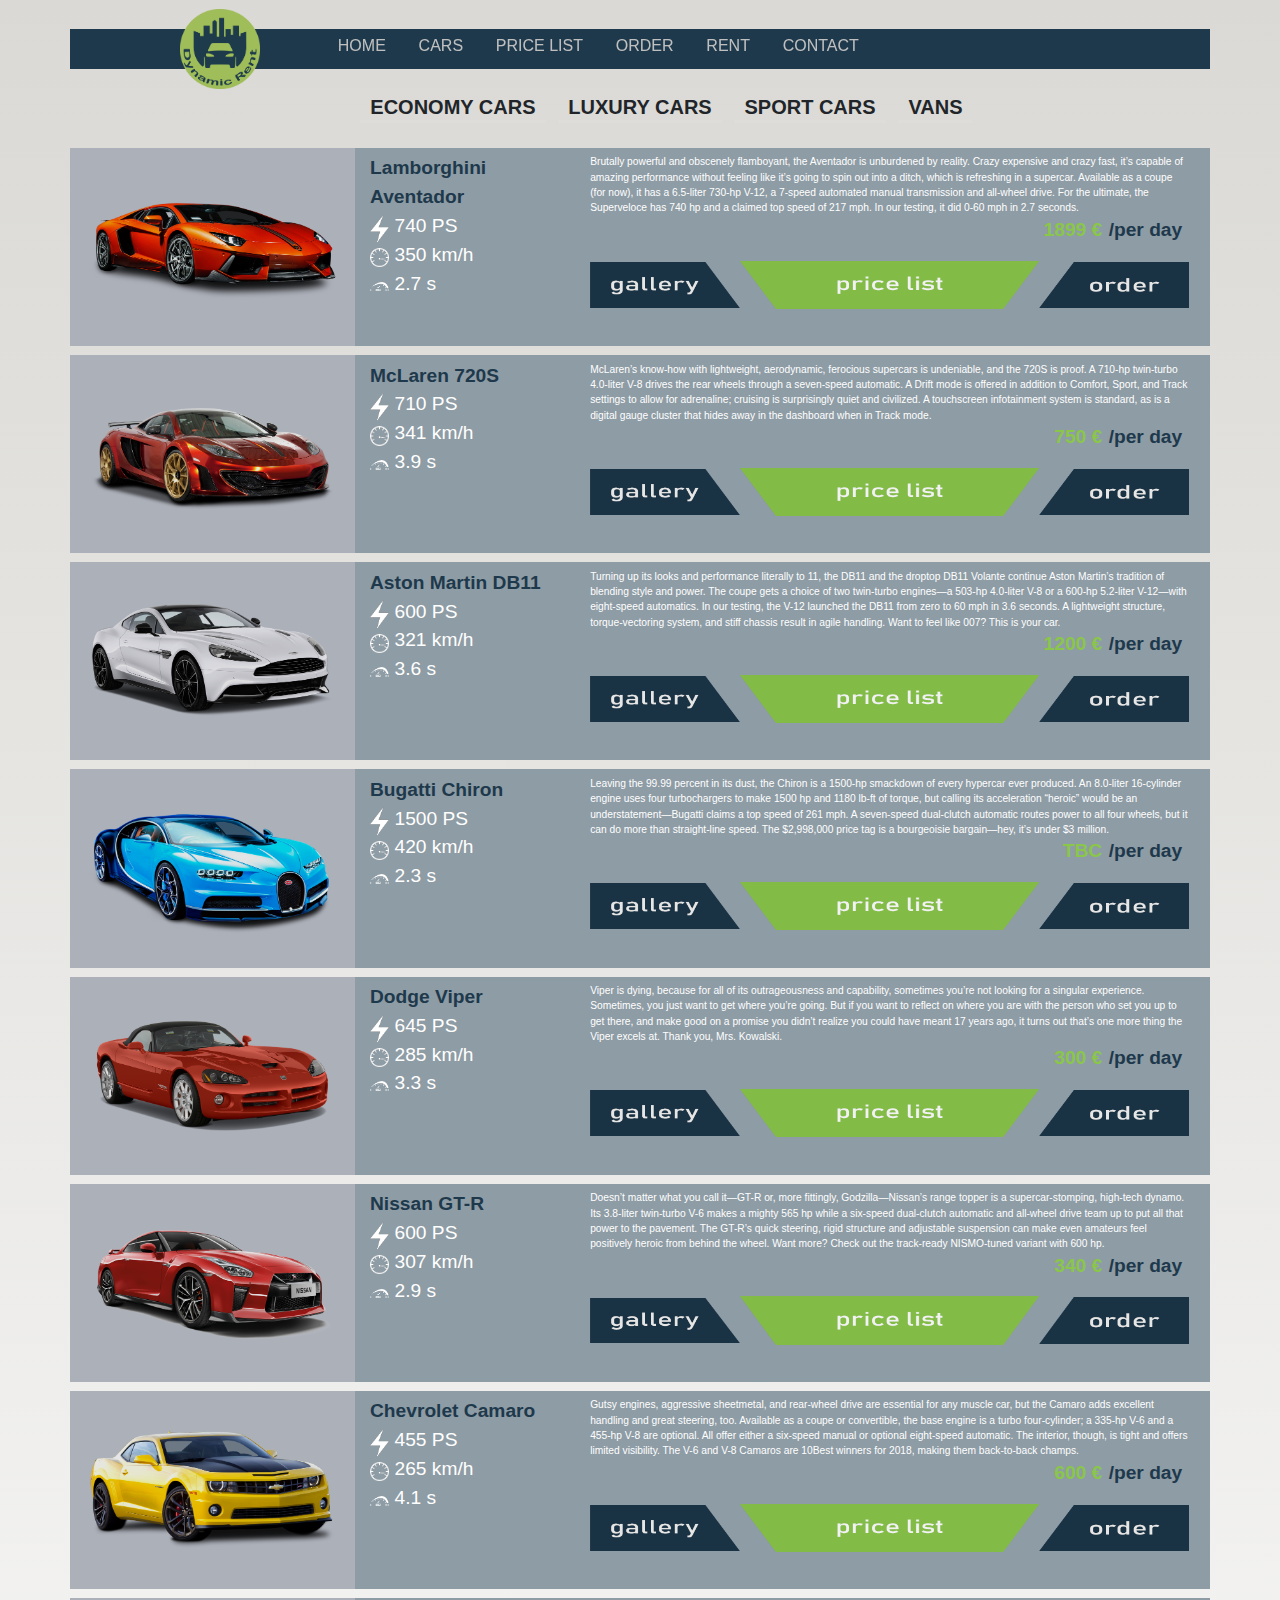
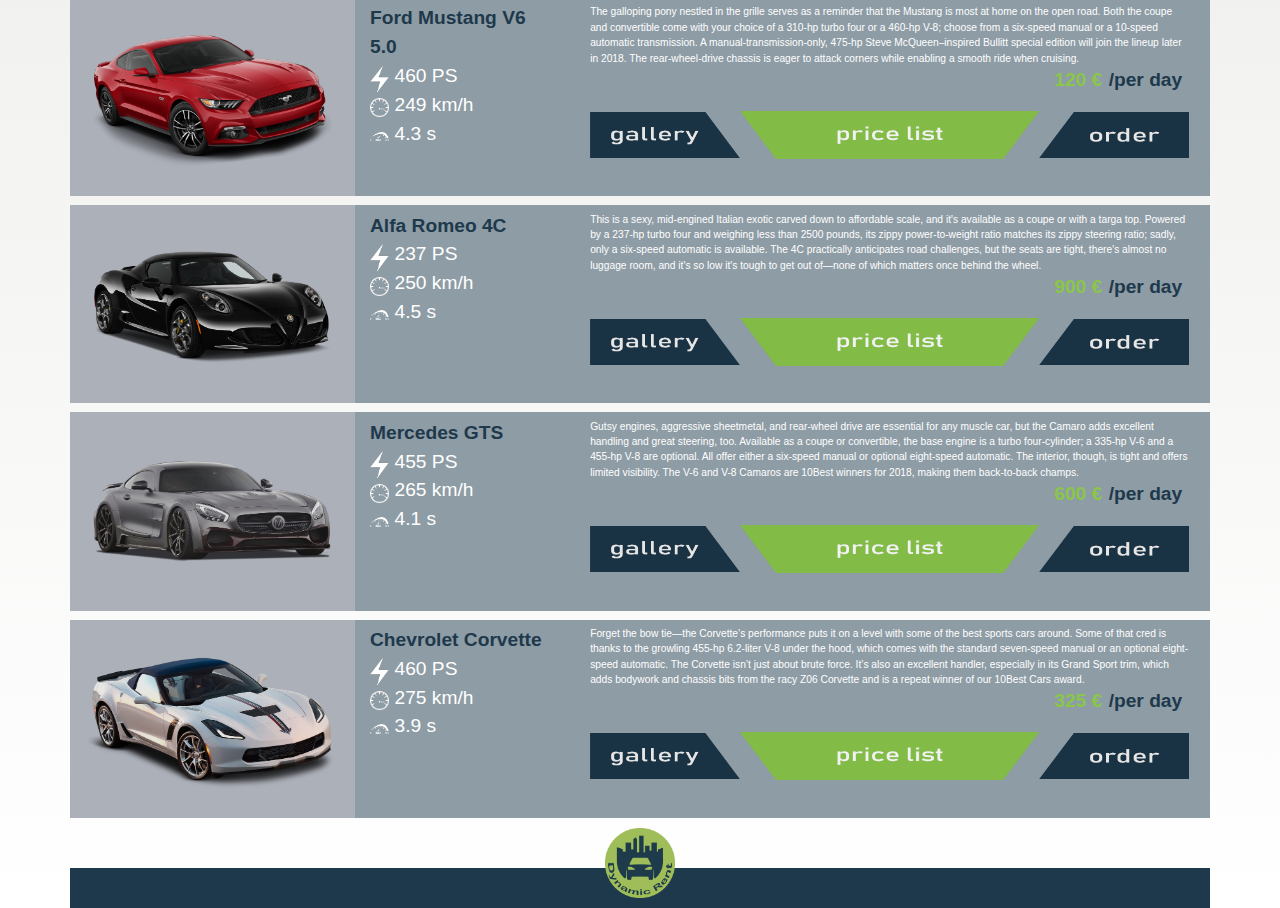
<file: cars-sports.html>
<!DOCTYPE html>
<html lang="en">
    
<head>
    <meta charset="UTF-8">
    <link rel="stylesheet" href="style/style.css">
    <link rel="stylesheet" href="style/styleCars.css">
    <meta charset="utf-8">
    <meta name="viewport" content="width=device-width, initial-scale=1">
    <link rel="stylesheet" href="https://maxcdn.bootstrapcdn.com/bootstrap/4.0.0/css/bootstrap.min.css">
    <script src="https://ajax.googleapis.com/ajax/libs/jquery/3.3.1/jquery.min.js"></script> 
    <script src="https://maxcdn.bootstrapcdn.com/bootstrap/4.0.0/js/bootstrap.min.js"></script>
    <script src="js/script.js"></script>
    <script src="js/script-cars.js"></script>
    <title>CarRent - Cars</title>
</head>
    
<body id="body1">
    <div class="container"> <!-- container -->
        
        <div class="row" id="navbar"> <!-- navbar -->
        <div class="col-md-2 col-12" id="divLogoNavbar"> <!-- div logo navbar -->
            <img src="img/pageIndex/car_rent_logo.png" id="logoNavbar"> <!-- logo navbar -->
            <button id="menuButton" class="navbar-toggler navbar-toggler-right" type="button">
                <img id="menu-icon" src="img/pageIndex/menu-icon.png">
            </button>
        </div>
        <div class="col-md-10 backgroundNavbar"> <!-- ul, background on navbar -->
            <ul id="menu"> 
                <li><a onclick="window.location.href='index.html'"><p class="pNavbar">HOME</p></a></li> <!-- li, a, pNavbar  -->
                <li><a onclick="window.location.href='cars-economy.html'"><p class="pNavbar">CARS</p></a></li> <!-- li, a, pNavbar  -->
                <li><a onclick="window.location.href='price_list.html'"><p class="pNavbar">PRICE LIST</p></a></li> <!-- li, a, pNavbar  -->
                <li><a onclick="window.location.href='order.html'"><p class="pNavbar">ORDER</p></a></li> <!-- li, a, pNavbar  -->
                <li><a onclick="window.location.href='rent.html'"><p class="pNavbar">RENT</p></a></li> <!-- li, a, pNavbar  -->
                <li><a onclick="window.location.href='contact.html'"><p class="pNavbar">CONTACT</p></a></li> <!-- li, a, pNavbar  -->
            </ul>
        </div> <!-- ul, background on navbar -->
        <div id="smallMenu" class="col-12"> <!-- ul, background on navbar -->
            <ul id="menu"> 
                <li><a onclick="window.location.href='index.html'"><p class="pNavbar">HOME</p></a></li> <!-- li, a, pNavbar  -->
                <li><a onclick="window.location.href='cars-economy.html'"><p class="pNavbar">CARS</p></a></li> <!-- li, a, pNavbar  -->
                <li><a onclick="window.location.href='price_list.html'"><p class="pNavbar">PRICE LIST</p></a></li> <!-- li, a, pNavbar  -->
                <li><a onclick="window.location.href='order.html'"><p class="pNavbar">ORDER</p></a></li> <!-- li, a, pNavbar  -->
                <li><a onclick="window.location.href='rent.html'"><p class="pNavbar">RENT</p></a></li> <!-- li, a, pNavbar  -->
                <li><a onclick="window.location.href='contact.html'"><p class="pNavbar">CONTACT</p></a></li> <!-- li, a, pNavbar  -->
            </ul>
        </div> <!-- ul, background on navbar -->
        
        
    </div> <!-- ROW navbar -->     
    

    <div class="row" id="navbar2"> <!-- navbar2 -->
        <div class="col-md-16" id="divNavbar2"> <!-- divNavbar2 -->
            <ul>
                <li><a class="navcars" onclick="window.location.href='cars-economy.html'">ECONOMY CARS</a></li> <!-- navcars -->
                <li><a class="navcars" onclick="window.location.href='cars-luxury.html'">LUXURY CARS</a></li> <!-- navcars -->
                <li><a class="navcars" onclick="window.location.href='cars-sports.html'">SPORT CARS</a></li> <!-- navcars -->
                <li><a class="navcars" onclick="window.location.href='cars-vans.html'">VANS</a></li> <!-- navcars -->
            </ul>
        </div> <!-- divNavbar2 -->
    </div> <!-- ROW navbar2 -->     

 
 <!-- content -->
  <div class="row field"> <!-- field -->
    <div class="col-md-3 bgcolorcar"> <!-- bgcolorcar -->
      <img src="img/pageCars/aventador.png" class="width"> <!-- width -->
    </div> <!-- bgcolorcar -->
    <div class="col-md-9 bgcolor"> <!-- bgcolor -->
        <div class="row">
            <div class="col-md-3">
                <div id="carName">Lamborghini Aventador</div> <!-- carName -->
                <div class="basicInfo"><img src="img/pageCars/symbol_power.png" class="imgdecoration"> 740 PS</div> <!-- basInfo, imgdecoration -->
                <div class="basicInfo"><img src="img/pageCars/symbol_max_speed.png" class="imgdecoration"> 350 km/h</div> <!-- basInfo, imgdecoration -->
                <div class=" basicInfo"><img src="img/pageCars/acceleration_symbol.png" class="imgdecoration"> 2.7 s</div> <!-- basInfo, imgdecoration -->
            </div>
            <div class="col-md-9">
                <div class="row moreInfo"> <!-- moreInfo -->
                <div class="col-md-12 textdecoration"> <!-- textdecoration -->
                    Brutally powerful and obscenely flamboyant, the Aventador is unburdened by reality. Crazy expensive and crazy fast, it’s capable of amazing performance without feeling like it’s going to spin out into a ditch, which is refreshing in a supercar. Available as a coupe (for now), it has a 6.5-liter 730-hp V-12, a 7-speed automated manual transmission and all-wheel drive. For the ultimate, the Superveloce has 740 hp and a claimed top speed of 217 mph. In our testing, it did 0-60 mph in 2.7 seconds.
                </div> <!-- textdecoration -->
            <div class="col-md-12 price"><p class="realprice blue">/per day</p><p class="realprice green">1899 €</p></div> <!-- price, realprice, blue, green -->
            <div class="col-md-12 panels"> <!-- panels -->
                <div class="row">
                    <div class="col-md-12">
                        <img src="img/pageCars/gallery.png" class="imgsize" onclick="setAventador(), openModal(), currentSlide(1)"><img src="img/pageCars/price_list.png" class="sizepricelist" onclick="window.location.href='price_list.html'"><img src="img/pageCars/order.png" class="imgsize" onclick="window.location.href='order.html'"> <!-- imgsize, sizepricelist  -->
                    </div>
                </div>
                </div> <!-- panels -->
            </div> <!-- moreInfo -->
            </div>        
        </div>      
    </div> <!-- bgcolor -->
  </div> <!-- field -->
        
        <!-- gallery -->
      
      <div id="myModal" class="modal">
  <span class="close cursor" id="closeButton" onclick="closeModal()">&times;</span>
  <div class="modal-content">

    <div class="mySlides">
      <div class="numbertext">1 / 4</div>
      <img class="img1" src="img/pageCars/economy/golf/golf1.png" style="width:100%">
    </div>

    <div class="mySlides">
      <div class="numbertext">2 / 4</div>
      <img class="img2" src="img/pageCars/economy/golf/golf2.png" style="width:100%">
    </div>

    <div class="mySlides">
      <div class="numbertext">3 / 4</div>
      <img class="img3" src="img/pageCars/economy/golf/golf3.png" style="width:100%">
    </div>
    
    <div class="mySlides">
      <div class="numbertext">4 / 4</div>
      <img class="img4" src="img/pageCars/economy/golf/golf4.png" style="width:100%">
    </div>
    
    <a class="prev" onclick="plusSlides(-1)">&#10094;</a>
    <a class="next" onclick="plusSlides(1)">&#10095;</a>

    <div class="caption-container">
      <p id="caption"></p>
    </div>

    <div>
        <div class="column">
      <img class="demo cursor img1 name" src="img/pageCars/economy/golf/golf1.png" style="width:100%" onclick="currentSlide(1)" alt="Volkswagen Golf">
    </div>
    <div class="column">
      <img class="demo cursor img2 name" src="img/pageCars/economy/golf/golf2.png" style="width:100%" onclick="currentSlide(2)" alt="Volkswagen Golf">
    </div>
    <div class="column">
      <img class="demo cursor img3 name" src="img/pageCars/economy/golf/golf3.png" style="width:100%" onclick="currentSlide(3)" alt="Volkswagen Golf">
    </div>
    <div class="column">
      <img class="demo cursor img4 name" src="img/pageCars/economy/golf/golf4.png" style="width:100%" onclick="currentSlide(4)" alt="Volkswagen Golf">
    </div>
    </div>
    
  </div>
</div>  
        
  <!-- gallery -->      
        
        
  <div class="row field"> <!-- field -->
    <div class="col-md-3 bgcolorcar"> <!-- bgcolorcar -->
      <img src="img/pageCars/720s MCLAREN.png" class="width"> <!-- width -->
    </div> <!-- bgcolorcar -->
    <div class="col-md-9 bgcolor"> <!-- bgcolor -->
        <div class="row">
            <div class="col-md-3">
                <div id="carName">McLaren 720S</div> <!-- carName -->
                <div class="basicInfo"><img src="img/pageCars/symbol_power.png" class="imgdecoration"> 710 PS</div> <!-- basInfo, imgdecoration -->
                <div class="basicInfo"><img src="img/pageCars/symbol_max_speed.png" class="imgdecoration"> 341 km/h</div> <!-- basInfo, imgdecoration -->
                <div class=" basicInfo"><img src="img/pageCars/acceleration_symbol.png" class="imgdecoration"> 3.9 s</div> <!-- basInfo, imgdecoration -->
            </div>
            <div class="col-md-9">
                <div class="row moreInfo"> <!-- moreInfo -->
                <div class="col-md-12 textdecoration"> <!-- textdecoration -->
                    McLaren’s know-how with lightweight, aerodynamic, ferocious supercars is undeniable, and the 720S is proof. A 710-hp twin-turbo 4.0-liter V-8 drives the rear wheels through a seven-speed automatic. A Drift mode is offered in addition to Comfort, Sport, and Track settings to allow for adrenaline; cruising is surprisingly quiet and civilized. A touchscreen infotainment system is standard, as is a digital gauge cluster that hides away in the dashboard when in Track mode.
                </div> <!-- textdecoration -->
            <div class="col-md-12 price"><p class="realprice blue">/per day</p><p class="realprice green">750 €</p></div> <!-- price, realprice, blue, green -->
            <div class="col-md-12 panels"> <!-- panels -->
                <div class="row">
                    <div class="col-md-12">
                        <img src="img/pageCars/gallery.png" class="imgsize" onclick="setMclaren(), openModal(), currentSlide(1)"><img src="img/pageCars/price_list.png" class="sizepricelist" onclick="window.location.href='price_list.html'"><img src="img/pageCars/order.png" class="imgsize" onclick="window.location.href='order.html'"> <!-- imgsize, sizepricelist  -->
                    </div>
                </div>
                </div> <!-- panels -->
            </div> <!-- moreInfo -->
            </div>        
        </div>      
    </div> <!-- bgcolor -->
  </div> <!-- field -->
        
  <div class="row field"> <!-- field -->
    <div class="col-md-3 bgcolorcar"> <!-- bgcolorcar -->
      <img src="img/pageCars/Aston Martin DB11.png" class="width"> <!-- width -->
    </div> <!-- bgcolorcar -->
    <div class="col-md-9 bgcolor"> <!-- bgcolor -->
        <div class="row">
            <div class="col-md-3">
                <div id="carName">Aston Martin DB11</div> <!-- carName -->
                <div class="basicInfo"><img src="img/pageCars/symbol_power.png" class="imgdecoration"> 600 PS</div> <!-- basInfo, imgdecoration -->
                <div class="basicInfo"><img src="img/pageCars/symbol_max_speed.png" class="imgdecoration"> 321 km/h</div> <!-- basInfo, imgdecoration -->
                <div class=" basicInfo"><img src="img/pageCars/acceleration_symbol.png" class="imgdecoration"> 3.6 s</div> <!-- basInfo, imgdecoration -->
            </div>
            <div class="col-md-9">
                <div class="row moreInfo"> <!-- moreInfo -->
                <div class="col-md-12 textdecoration"> <!-- textdecoration -->
                    Turning up its looks and performance literally to 11, the DB11 and the droptop DB11 Volante continue Aston Martin’s tradition of blending style and power. The coupe gets a choice of two twin-turbo engines—a 503-hp 4.0-liter V-8 or a 600-hp 5.2-liter V-12—with eight-speed automatics. In our testing, the V-12 launched the DB11 from zero to 60 mph in 3.6 seconds. A lightweight structure, torque-vectoring system, and stiff chassis result in agile handling. Want to feel like 007? This is your car.
                </div> <!-- textdecoration -->
            <div class="col-md-12 price"><p class="realprice blue">/per day</p><p class="realprice green">1200 €</p></div> <!-- price, realprice, blue, green -->
            <div class="col-md-12 panels"> <!-- panels -->
                <div class="row">
                    <div class="col-md-12">
                        <img src="img/pageCars/gallery.png" class="imgsize" onclick="setAston(), openModal(), currentSlide(1)"><img src="img/pageCars/price_list.png" class="sizepricelist" onclick="window.location.href='price_list.html'"><img src="img/pageCars/order.png" class="imgsize" onclick="window.location.href='order.html'"> <!-- imgsize, sizepricelist  -->
                    </div>
                </div>
                </div> <!-- panels -->
            </div> <!-- moreInfo -->
            </div>        
        </div>      
    </div> <!-- bgcolor -->
  </div> <!-- field -->
        
  <div class="row field"> <!-- field -->
    <div class="col-md-3 bgcolorcar"> <!-- bgcolorcar -->
      <img src="img/pageCars/bugatti chiron.png" class="width"> <!-- width -->
    </div> <!-- bgcolorcar -->
    <div class="col-md-9 bgcolor"> <!-- bgcolor -->
        <div class="row">
            <div class="col-md-3">
                <div id="carName">Bugatti Chiron</div> <!-- carName -->
                <div class="basicInfo"><img src="img/pageCars/symbol_power.png" class="imgdecoration"> 1500 PS</div> <!-- basInfo, imgdecoration -->
                <div class="basicInfo"><img src="img/pageCars/symbol_max_speed.png" class="imgdecoration"> 420 km/h</div> <!-- basInfo, imgdecoration -->
                <div class=" basicInfo"><img src="img/pageCars/acceleration_symbol.png" class="imgdecoration"> 2.3 s</div> <!-- basInfo, imgdecoration -->
            </div>
            <div class="col-md-9">
                <div class="row moreInfo"> <!-- moreInfo -->
                <div class="col-md-12 textdecoration"> <!-- textdecoration -->
                    Leaving the 99.99 percent in its dust, the Chiron is a 1500-hp smackdown of every hypercar ever produced. An 8.0-liter 16-cylinder engine uses four turbochargers to make 1500 hp and 1180 lb-ft of torque, but calling its acceleration “heroic” would be an understatement—Bugatti claims a top speed of 261 mph. A seven-speed dual-clutch automatic routes power to all four wheels, but it can do more than straight-line speed. The $2,998,000 price tag is a bourgeoisie bargain—hey, it’s under $3 million.
                </div> <!-- textdecoration -->
            <div class="col-md-12 price"><p class="realprice blue">/per day</p><p class="realprice green">TBC</p></div> <!-- price, realprice, blue, green -->
            <div class="col-md-12 panels"> <!-- panels -->
                <div class="row">
                    <div class="col-md-12">
                        <img src="img/pageCars/gallery.png" class="imgsize" onclick="setChiron(), openModal(), currentSlide(1)"><img src="img/pageCars/price_list.png" class="sizepricelist" onclick="window.location.href='price_list.html'"><img src="img/pageCars/order.png" class="imgsize" onclick="window.location.href='order.html'"> <!-- imgsize, sizepricelist  -->
                    </div>
                </div>
                </div> <!-- panels -->
            </div> <!-- moreInfo -->
            </div>        
        </div>      
    </div> <!-- bgcolor -->
  </div> <!-- field -->
        
  <div class="row field"> <!-- field -->
    <div class="col-md-3 bgcolorcar"> <!-- bgcolorcar -->
      <img src="img/pageCars/Dodge Viper.png" class="width"> <!-- width -->
    </div> <!-- bgcolorcar -->
    <div class="col-md-9 bgcolor"> <!-- bgcolor -->
        <div class="row">
            <div class="col-md-3">
                <div id="carName">Dodge Viper</div> <!-- carName -->
                <div class="basicInfo"><img src="img/pageCars/symbol_power.png" class="imgdecoration"> 645 PS</div> <!-- basInfo, imgdecoration -->
                <div class="basicInfo"><img src="img/pageCars/symbol_max_speed.png" class="imgdecoration"> 285 km/h</div> <!-- basInfo, imgdecoration -->
                <div class=" basicInfo"><img src="img/pageCars/acceleration_symbol.png" class="imgdecoration"> 3.3 s</div> <!-- basInfo, imgdecoration -->
            </div>
            <div class="col-md-9">
                <div class="row moreInfo"> <!-- moreInfo -->
                <div class="col-md-12 textdecoration"> <!-- textdecoration -->
                    Viper is dying, because for all of its outrageousness and capability, sometimes you’re not looking for a singular experience. Sometimes, you just want to get where you’re going. But if you want to reflect on where you are with the person who set you up to get there, and make good on a promise you didn’t realize you could have meant 17 years ago, it turns out that’s one more thing the Viper excels at. Thank you, Mrs. Kowalski.
                </div> <!-- textdecoration -->
            <div class="col-md-12 price"><p class="realprice blue">/per day</p><p class="realprice green">300 €</p></div> <!-- price, realprice, blue, green -->
            <div class="col-md-12 panels"> <!-- panels -->
                <div class="row">
                    <div class="col-md-12">
                        <img src="img/pageCars/gallery.png" class="imgsize" onclick="setViper(), openModal(), currentSlide(1)"><img src="img/pageCars/price_list.png" class="sizepricelist" onclick="window.location.href='price_list.html'"><img src="img/pageCars/order.png" class="imgsize" onclick="window.location.href='order.html'"> <!-- imgsize, sizepricelist  -->
                    </div>
                </div>
                </div> <!-- panels -->
            </div> <!-- moreInfo -->
            </div>        
        </div>      
    </div> <!-- bgcolor -->
  </div> <!-- field -->
        
  <div class="row field"> <!-- field -->
    <div class="col-md-3 bgcolorcar"> <!-- bgcolorcar -->
      <img src="img/pageCars/Nissan GT-R.png" class="width"> <!-- width -->
    </div> <!-- bgcolorcar -->
    <div class="col-md-9 bgcolor"> <!-- bgcolor -->
        <div class="row">
            <div class="col-md-3">
                <div id="carName">Nissan GT-R</div> <!-- carName -->
                <div class="basicInfo"><img src="img/pageCars/symbol_power.png" class="imgdecoration"> 600 PS</div> <!-- basInfo, imgdecoration -->
                <div class="basicInfo"><img src="img/pageCars/symbol_max_speed.png" class="imgdecoration"> 307 km/h</div> <!-- basInfo, imgdecoration -->
                <div class=" basicInfo"><img src="img/pageCars/acceleration_symbol.png" class="imgdecoration"> 2.9 s</div> <!-- basInfo, imgdecoration -->
            </div>
            <div class="col-md-9">
                <div class="row moreInfo"> <!-- moreInfo -->
                <div class="col-md-12 textdecoration"> <!-- textdecoration -->
                    Doesn’t matter what you call it—GT-R or, more fittingly, Godzilla—Nissan’s range topper is a supercar-stomping, high-tech dynamo. Its 3.8-liter twin-turbo V-6 makes a mighty 565 hp while a six-speed dual-clutch automatic and all-wheel drive team up to put all that power to the pavement. The GT-R’s quick steering, rigid structure and adjustable suspension can make even amateurs feel positively heroic from behind the wheel. Want more? Check out the track-ready NISMO-tuned variant with 600 hp.
                </div> <!-- textdecoration -->
            <div class="col-md-12 price"><p class="realprice blue">/per day</p><p class="realprice green">340 €</p></div> <!-- price, realprice, blue, green -->
            <div class="col-md-12 panels"> <!-- panels -->
                <div class="row">
                    <div class="col-md-12">
                        <img src="img/pageCars/gallery.png" class="imgsize" onclick="setNissan(), openModal(), currentSlide(1)"><img src="img/pageCars/price_list.png" class="sizepricelist" onclick="window.location.href='price_list.html'"><img src="img/pageCars/order.png" class="imgsize" onclick="window.location.href='order.html'"> <!-- imgsize, sizepricelist  -->
                    </div>
                </div>
                </div> <!-- panels -->
            </div> <!-- moreInfo -->
            </div>        
        </div>      
    </div> <!-- bgcolor -->
  </div> <!-- field -->
        
  <div class="row field"> <!-- field -->
    <div class="col-md-3 bgcolorcar"> <!-- bgcolorcar -->
      <img src="img/pageCars/CHEVROLET CAMARO.png" class="width"> <!-- width -->
    </div> <!-- bgcolorcar -->
    <div class="col-md-9 bgcolor"> <!-- bgcolor -->
        <div class="row">
            <div class="col-md-3">
                <div id="carName">Chevrolet Camaro</div> <!-- carName -->
                <div class="basicInfo"><img src="img/pageCars/symbol_power.png" class="imgdecoration"> 455 PS</div> <!-- basInfo, imgdecoration -->
                <div class="basicInfo"><img src="img/pageCars/symbol_max_speed.png" class="imgdecoration"> 265 km/h</div> <!-- basInfo, imgdecoration -->
                <div class=" basicInfo"><img src="img/pageCars/acceleration_symbol.png" class="imgdecoration"> 4.1 s</div> <!-- basInfo, imgdecoration -->
            </div>
            <div class="col-md-9">
                <div class="row moreInfo"> <!-- moreInfo -->
                <div class="col-md-12 textdecoration"> <!-- textdecoration -->
                    Gutsy engines, aggressive sheetmetal, and rear-wheel drive are essential for any muscle car, but the Camaro adds excellent handling and great steering, too. Available as a coupe or convertible, the base engine is a turbo four-cylinder; a 335-hp V-6 and a 455-hp V-8 are optional. All offer either a six-speed manual or optional eight-speed automatic. The interior, though, is tight and offers limited visibility. The V-6 and V-8 Camaros are 10Best winners for 2018, making them back-to-back champs.
                </div> <!-- textdecoration -->
            <div class="col-md-12 price"><p class="realprice blue">/per day</p><p class="realprice green">600 €</p></div> <!-- price, realprice, blue, green -->
            <div class="col-md-12 panels"> <!-- panels -->
                <div class="row">
                    <div class="col-md-12">
                        <img src="img/pageCars/gallery.png" class="imgsize" onclick="setCamaro(), openModal(), currentSlide(1)"><img src="img/pageCars/price_list.png" class="sizepricelist" onclick="window.location.href='price_list.html'"><img src="img/pageCars/order.png" class="imgsize" onclick="window.location.href='order.html'"> <!-- imgsize, sizepricelist  -->
                    </div>
                </div>
                </div> <!-- panels -->
            </div> <!-- moreInfo -->
            </div>        
        </div>      
    </div> <!-- bgcolor -->
  </div> <!-- field -->

   <div class="row field"> <!-- field -->
    <div class="col-md-3 bgcolorcar"> <!-- bgcolorcar -->
      <img src="img/pageCars/Mustang.png" class="width"> <!-- width -->
    </div> <!-- bgcolorcar -->
    <div class="col-md-9 bgcolor"> <!-- bgcolor -->
        <div class="row">
            <div class="col-md-3">
                <div id="carName">Ford Mustang V6 5.0</div> <!-- carName -->
                <div class="basicInfo"><img src="img/pageCars/symbol_power.png" class="imgdecoration"> 460 PS</div> <!-- basInfo, imgdecoration -->
                <div class="basicInfo"><img src="img/pageCars/symbol_max_speed.png" class="imgdecoration"> 249 km/h</div> <!-- basInfo, imgdecoration -->
                <div class=" basicInfo"><img src="img/pageCars/acceleration_symbol.png" class="imgdecoration"> 4.3 s</div> <!-- basInfo, imgdecoration -->
            </div>
            <div class="col-md-9">
                <div class="row moreInfo"> <!-- moreInfo -->
                <div class="col-md-12 textdecoration"> <!-- textdecoration -->
                    The galloping pony nestled in the grille serves as a reminder that the Mustang is most at home on the open road. Both the coupe and convertible come with your choice of a 310-hp turbo four or a 460-hp V-8; choose from a six-speed manual or a 10-speed automatic transmission. A manual-transmission-only, 475-hp Steve McQueen–inspired Bullitt special edition will join the lineup later in 2018. The rear-wheel-drive chassis is eager to attack corners while enabling a smooth ride when cruising.
                </div> <!-- textdecoration -->
            <div class="col-md-12 price"><p class="realprice blue">/per day</p><p class="realprice green">120 €</p></div> <!-- price, realprice, blue, green -->
            <div class="col-md-12 panels"> <!-- panels -->
                <div class="row">
                    <div class="col-md-12">
                        <img src="img/pageCars/gallery.png" class="imgsize" onclick="setMustang(), openModal(), currentSlide(1)"><img src="img/pageCars/price_list.png" class="sizepricelist" onclick="window.location.href='price_list.html'"><img src="img/pageCars/order.png" class="imgsize" onclick="window.location.href='order.html'"> <!-- imgsize, sizepricelist  -->
                    </div>
                </div>
                </div> <!-- panels -->
            </div> <!-- moreInfo -->
            </div>        
        </div>      
    </div> <!-- bgcolor -->
  </div> <!-- field -->

 <div class="row field"> <!-- field -->
    <div class="col-md-3 bgcolorcar"> <!-- bgcolorcar -->
      <img src="img/pageCars/Alfa Romeo 4c spider.png" class="width"> <!-- width -->
    </div> <!-- bgcolorcar -->
    <div class="col-md-9 bgcolor"> <!-- bgcolor -->
        <div class="row">
            <div class="col-md-3">
                <div id="carName">Alfa Romeo 4C</div> <!-- carName -->
                <div class="basicInfo"><img src="img/pageCars/symbol_power.png" class="imgdecoration"> 237 PS</div> <!-- basInfo, imgdecoration -->
                <div class="basicInfo"><img src="img/pageCars/symbol_max_speed.png" class="imgdecoration"> 250 km/h</div> <!-- basInfo, imgdecoration -->
                <div class=" basicInfo"><img src="img/pageCars/acceleration_symbol.png" class="imgdecoration"> 4.5 s</div> <!-- basInfo, imgdecoration -->
            </div>
            <div class="col-md-9">
                <div class="row moreInfo"> <!-- moreInfo -->
                <div class="col-md-12 textdecoration"> <!-- textdecoration -->
                    This is a sexy, mid-engined Italian exotic carved down to affordable scale, and it's available as a coupe or with a targa top. Powered by a 237-hp turbo four and weighing less than 2500 pounds, its zippy power-to-weight ratio matches its zippy steering ratio; sadly, only a six-speed automatic is available. The 4C practically anticipates road challenges, but the seats are tight, there's almost no luggage room, and it's so low it's tough to get out of—none of which matters once behind the wheel.
                </div> <!-- textdecoration -->
            <div class="col-md-12 price"><p class="realprice blue">/per day</p><p class="realprice green">900 €</p></div> <!-- price, realprice, blue, green -->
            <div class="col-md-12 panels"> <!-- panels -->
                <div class="row">
                    <div class="col-md-12">
                        <img src="img/pageCars/gallery.png" class="imgsize" onclick="setAlfa(), openModal(), currentSlide(1)"><img src="img/pageCars/price_list.png" class="sizepricelist" onclick="window.location.href='price_list.html'"><img src="img/pageCars/order.png" class="imgsize" onclick="window.location.href='order.html'"> <!-- imgsize, sizepricelist  -->
                    </div>
                </div>
                </div> <!-- panels -->
            </div> <!-- moreInfo -->
            </div>        
        </div>      
    </div> <!-- bgcolor -->
  </div> <!-- field -->

   <div class="row field"> <!-- field -->
    <div class="col-md-3 bgcolorcar"> <!-- bgcolorcar -->
      <img src="img/pageCars/gts.png" class="width"> <!-- width -->
    </div> <!-- bgcolorcar -->
    <div class="col-md-9 bgcolor"> <!-- bgcolor -->
        <div class="row">
            <div class="col-md-3">
                <div id="carName">Mercedes GTS</div> <!-- carName -->
                <div class="basicInfo"><img src="img/pageCars/symbol_power.png" class="imgdecoration"> 455 PS</div> <!-- basInfo, imgdecoration -->
                <div class="basicInfo"><img src="img/pageCars/symbol_max_speed.png" class="imgdecoration"> 265 km/h</div> <!-- basInfo, imgdecoration -->
                <div class=" basicInfo"><img src="img/pageCars/acceleration_symbol.png" class="imgdecoration"> 4.1 s</div> <!-- basInfo, imgdecoration -->
            </div>
            <div class="col-md-9">
                <div class="row moreInfo"> <!-- moreInfo -->
                <div class="col-md-12 textdecoration"> <!-- textdecoration -->
                    Gutsy engines, aggressive sheetmetal, and rear-wheel drive are essential for any muscle car, but the Camaro adds excellent handling and great steering, too. Available as a coupe or convertible, the base engine is a turbo four-cylinder; a 335-hp V-6 and a 455-hp V-8 are optional. All offer either a six-speed manual or optional eight-speed automatic. The interior, though, is tight and offers limited visibility. The V-6 and V-8 Camaros are 10Best winners for 2018, making them back-to-back champs.
                </div> <!-- textdecoration -->
            <div class="col-md-12 price"><p class="realprice blue">/per day</p><p class="realprice green">600 €</p></div> <!-- price, realprice, blue, green -->
            <div class="col-md-12 panels"> <!-- panels -->
                <div class="row">
                    <div class="col-md-12">
                        <img src="img/pageCars/gallery.png" class="imgsize" onclick="setGts(), openModal(), currentSlide(1)"><img src="img/pageCars/price_list.png" class="sizepricelist" onclick="window.location.href='price_list.html'"><img src="img/pageCars/order.png" class="imgsize" onclick="window.location.href='order.html'"> <!-- imgsize, sizepricelist  -->
                    </div>
                </div>
                </div> <!-- panels -->
            </div> <!-- moreInfo -->
            </div>        
        </div>      
    </div> <!-- bgcolor -->
  </div> <!-- field -->

   <div class="row field"> <!-- field -->
    <div class="col-md-3 bgcolorcar"> <!-- bgcolorcar -->
      <img src="img/pageCars/Chevrolet Corvette.png" class="width"> <!-- width -->
    </div> <!-- bgcolorcar -->
    <div class="col-md-9 bgcolor"> <!-- bgcolor -->
        <div class="row">
            <div class="col-md-3">
                <div id="carName">Chevrolet Corvette</div> <!-- carName -->
                <div class="basicInfo"><img src="img/pageCars/symbol_power.png" class="imgdecoration"> 460 PS</div> <!-- basInfo, imgdecoration -->
                <div class="basicInfo"><img src="img/pageCars/symbol_max_speed.png" class="imgdecoration"> 275 km/h</div> <!-- basInfo, imgdecoration -->
                <div class=" basicInfo"><img src="img/pageCars/acceleration_symbol.png" class="imgdecoration"> 3.9 s</div> <!-- basInfo, imgdecoration -->
            </div>
            <div class="col-md-9">
                <div class="row moreInfo"> <!-- moreInfo -->
                <div class="col-md-12 textdecoration"> <!-- textdecoration -->
                    Forget the bow tie—the Corvette’s performance puts it on a level with some of the best sports cars around. Some of that cred is thanks to the growling 455-hp 6.2-liter V-8 under the hood, which comes with the standard seven-speed manual or an optional eight-speed automatic. The Corvette isn’t just about brute force. It’s also an excellent handler, especially in its Grand Sport trim, which adds bodywork and chassis bits from the racy Z06 Corvette and is a repeat winner of our 10Best Cars award.
                </div> <!-- textdecoration -->
            <div class="col-md-12 price"><p class="realprice blue">/per day</p><p class="realprice green">325 €</p></div> <!-- price, realprice, blue, green -->
            <div class="col-md-12 panels"> <!-- panels -->
                <div class="row">
                    <div class="col-md-12">
                        <img src="img/pageCars/gallery.png" class="imgsize" onclick="setCorvette(), openModal(), currentSlide(1)"><img src="img/pageCars/price_list.png" class="sizepricelist" onclick="window.location.href='price_list.html'"><img src="img/pageCars/order.png" class="imgsize" onclick="window.location.href='order.html'"> <!-- imgsize, sizepricelist  -->
                    </div>
                </div>
                </div> <!-- panels -->
            </div> <!-- moreInfo -->
            </div>        
        </div>      
    </div> <!-- bgcolor -->
  </div> <!-- field -->
     
<div class="row"> <!-- footer -->
        <div class="col-md-12" id="footer">
            <img id="footerLogo" src="img/pageIndex/car_rent_logo.png" onclick="window.location.href='index.html'">
        </div>
    </div> <!-- ROW footer -->
        
</div> <!-- container -->
 <script src="timepicker/jquery.timepicker.min.js"></script>
        
</body>
</html>
</file>
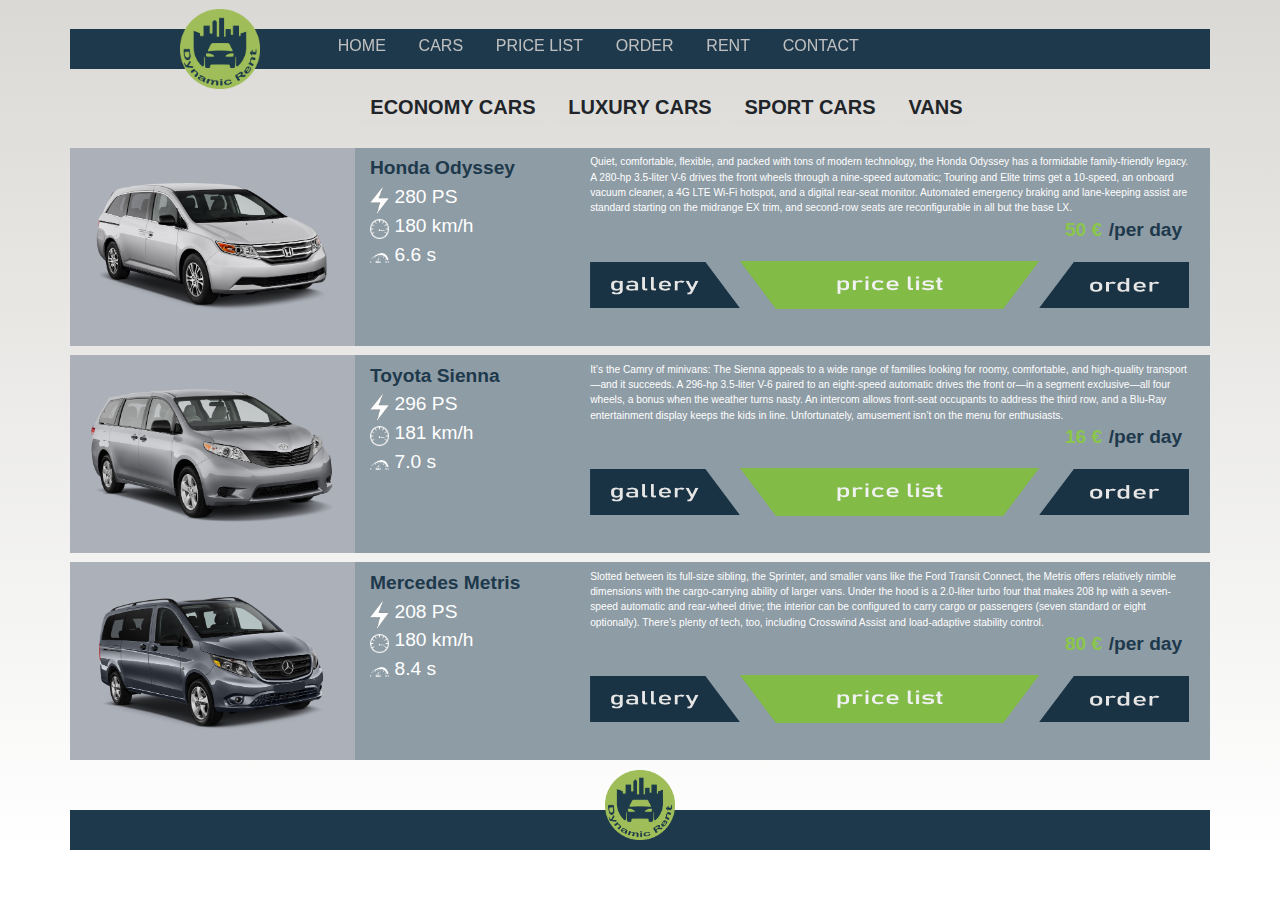
<file: cars-vans.html>
<!DOCTYPE html>
<html lang="en">
    
<head>
    <meta charset="UTF-8">
    <link rel="stylesheet" href="style/style.css">
    <link rel="stylesheet" href="style/styleCars.css">
    <meta charset="utf-8">
    <meta name="viewport" content="width=device-width, initial-scale=1">
    <link rel="stylesheet" href="https://maxcdn.bootstrapcdn.com/bootstrap/4.0.0/css/bootstrap.min.css">
    <script src="https://ajax.googleapis.com/ajax/libs/jquery/3.3.1/jquery.min.js"></script> 
    <script src="https://maxcdn.bootstrapcdn.com/bootstrap/4.0.0/js/bootstrap.min.js"></script>
    <script src="js/script.js"></script>
    <script src="js/script-cars.js"></script>
    <title>CarRent - Cars</title>
</head>
    
<body id="body1">
    <div class="container"> <!-- container -->
        
        <div class="row" id="navbar"> <!-- navbar -->
        <div class="col-md-2 col-12" id="divLogoNavbar"> <!-- div logo navbar -->
            <img src="img/pageIndex/car_rent_logo.png" id="logoNavbar"> <!-- logo navbar -->
            <button id="menuButton" class="navbar-toggler navbar-toggler-right" type="button">
                <img id="menu-icon" src="img/pageIndex/menu-icon.png">
            </button>
        </div>
        <div class="col-md-10 backgroundNavbar"> <!-- ul, background on navbar -->
            <ul id="menu"> 
                <li><a onclick="window.location.href='index.html'"><p class="pNavbar">HOME</p></a></li> <!-- li, a, pNavbar  -->
                <li><a onclick="window.location.href='cars-economy.html'"><p class="pNavbar">CARS</p></a></li> <!-- li, a, pNavbar  -->
                <li><a onclick="window.location.href='price_list.html'"><p class="pNavbar">PRICE LIST</p></a></li> <!-- li, a, pNavbar  -->
                <li><a onclick="window.location.href='order.html'"><p class="pNavbar">ORDER</p></a></li> <!-- li, a, pNavbar  -->
                <li><a onclick="window.location.href='rent.html'"><p class="pNavbar">RENT</p></a></li> <!-- li, a, pNavbar  -->
                <li><a onclick="window.location.href='contact.html'"><p class="pNavbar">CONTACT</p></a></li> <!-- li, a, pNavbar  -->
            </ul>
        </div> <!-- ul, background on navbar -->
        <div id="smallMenu" class="col-12"> <!-- ul, background on navbar -->
            <ul id="menu"> 
                <li><a onclick="window.location.href='index.html'"><p class="pNavbar">HOME</p></a></li> <!-- li, a, pNavbar  -->
                <li><a onclick="window.location.href='cars-economy.html'"><p class="pNavbar">CARS</p></a></li> <!-- li, a, pNavbar  -->
                <li><a onclick="window.location.href='price_list.html'"><p class="pNavbar">PRICE LIST</p></a></li> <!-- li, a, pNavbar  -->
                <li><a onclick="window.location.href='order.html'"><p class="pNavbar">ORDER</p></a></li> <!-- li, a, pNavbar  -->
                <li><a onclick="window.location.href='rent.html'"><p class="pNavbar">RENT</p></a></li> <!-- li, a, pNavbar  -->
                <li><a onclick="window.location.href='contact.html'"><p class="pNavbar">CONTACT</p></a></li> <!-- li, a, pNavbar  -->
            </ul>
        </div> <!-- ul, background on navbar -->
        
        
    </div> <!-- ROW navbar -->       
    

    <div class="row" id="navbar2"> <!-- navbar2 -->
        <div class="col-md-16" id="divNavbar2"> <!-- divNavbar2 -->
            <ul>
                <li><a class="navcars" onclick="window.location.href='cars-economy.html'">ECONOMY CARS</a></li> <!-- navcars -->
                <li><a class="navcars" onclick="window.location.href='cars-luxury.html'">LUXURY CARS</a></li> <!-- navcars -->
                <li><a class="navcars" onclick="window.location.href='cars-sports.html'">SPORT CARS</a></li> <!-- navcars -->
                <li><a class="navcars" onclick="window.location.href='cars-vans.html'">VANS</a></li> <!-- navcars -->
            </ul>
        </div> <!-- divNavbar2 -->
    </div> <!-- ROW navbar2 -->     

 
 <!-- content -->
  <div class="row field"> <!-- field -->
    <div class="col-md-3 bgcolorcar"> <!-- bgcolorcar -->
      <img src="img/pageCars/Honda Odyssey.png" class="width"> <!-- width -->
    </div> <!-- bgcolorcar -->
    <div class="col-md-9 bgcolor"> <!-- bgcolor -->
        <div class="row">
            <div class="col-md-3">
                <div id="carName">Honda Odyssey</div> <!-- carName -->
                <div class="basicInfo"><img src="img/pageCars/symbol_power.png" class="imgdecoration"> 280 PS</div> <!-- basInfo, imgdecoration -->
                <div class="basicInfo"><img src="img/pageCars/symbol_max_speed.png" class="imgdecoration"> 180 km/h</div> <!-- basInfo, imgdecoration -->
                <div class=" basicInfo"><img src="img/pageCars/acceleration_symbol.png" class="imgdecoration"> 6.6 s</div> <!-- basInfo, imgdecoration -->
            </div>
            <div class="col-md-9">
                <div class="row moreInfo"> <!-- moreInfo -->
                <div class="col-md-12 textdecoration"> <!-- textdecoration -->
                    Quiet, comfortable, flexible, and packed with tons of modern technology, the Honda Odyssey has a formidable family-friendly legacy. A 280-hp 3.5-liter V-6 drives the front wheels through a nine-speed automatic; Touring and Elite trims get a 10-speed, an onboard vacuum cleaner, a 4G LTE Wi-Fi hotspot, and a digital rear-seat monitor. Automated emergency braking and lane-keeping assist are standard starting on the midrange EX trim, and second-row seats are reconfigurable in all but the base LX.
                </div> <!-- textdecoration -->
            <div class="col-md-12 price"><p class="realprice blue">/per day</p><p class="realprice green">50 €</p></div> <!-- price, realprice, blue, green -->
            <div class="col-md-12 panels"> <!-- panels -->
                <div class="row">
                    <div class="col-md-12">
                        <img src="img/pageCars/gallery.png" class="imgsize" onclick="setHonda(), openModal(), currentSlide(1)"><img src="img/pageCars/price_list.png" class="sizepricelist" onclick="window.location.href='price_list.html'"><img src="img/pageCars/order.png" class="imgsize" onclick="window.location.href='order.html'"> <!-- imgsize, sizepricelist  -->
                    </div>
                </div>
                </div> <!-- panels -->
            </div> <!-- moreInfo -->
            </div>        
        </div>      
    </div> <!-- bgcolor -->
  </div> <!-- field -->
        
        <!-- gallery -->
      
      <div id="myModal" class="modal">
  <span class="close cursor" id="closeButton" onclick="closeModal()">&times;</span>
  <div class="modal-content">

    <div class="mySlides">
      <div class="numbertext">1 / 4</div>
      <img class="img1" src="img/pageCars/economy/golf/golf1.png" style="width:100%">
    </div>

    <div class="mySlides">
      <div class="numbertext">2 / 4</div>
      <img class="img2" src="img/pageCars/economy/golf/golf2.png" style="width:100%">
    </div>

    <div class="mySlides">
      <div class="numbertext">3 / 4</div>
      <img class="img3" src="img/pageCars/economy/golf/golf3.png" style="width:100%">
    </div>
    
    <div class="mySlides">
      <div class="numbertext">4 / 4</div>
      <img class="img4" src="img/pageCars/economy/golf/golf4.png" style="width:100%">
    </div>
    
    <a class="prev" onclick="plusSlides(-1)">&#10094;</a>
    <a class="next" onclick="plusSlides(1)">&#10095;</a>

    <div class="caption-container">
      <p id="caption"></p>
    </div>

    <div>
        <div class="column">
      <img class="demo cursor img1 name" src="img/pageCars/economy/golf/golf1.png" style="width:100%" onclick="currentSlide(1)" alt="Volkswagen Golf">
    </div>
    <div class="column">
      <img class="demo cursor img2 name" src="img/pageCars/economy/golf/golf2.png" style="width:100%" onclick="currentSlide(2)" alt="Volkswagen Golf">
    </div>
    <div class="column">
      <img class="demo cursor img3 name" src="img/pageCars/economy/golf/golf3.png" style="width:100%" onclick="currentSlide(3)" alt="Volkswagen Golf">
    </div>
    <div class="column">
      <img class="demo cursor img4 name" src="img/pageCars/economy/golf/golf4.png" style="width:100%" onclick="currentSlide(4)" alt="Volkswagen Golf">
    </div>
    </div>
    
  </div>
</div>  
        
  <!-- gallery -->
        
  <div class="row field"> <!-- field -->
    <div class="col-md-3 bgcolorcar"> <!-- bgcolorcar -->
      <img src="img/pageCars/Toyota Sienna.png" class="width"> <!-- width -->
    </div> <!-- bgcolorcar -->
    <div class="col-md-9 bgcolor"> <!-- bgcolor -->
        <div class="row">
            <div class="col-md-3">
                <div id="carName">Toyota Sienna</div> <!-- carName -->
                <div class="basicInfo"><img src="img/pageCars/symbol_power.png" class="imgdecoration"> 296 PS</div> <!-- basInfo, imgdecoration -->
                <div class="basicInfo"><img src="img/pageCars/symbol_max_speed.png" class="imgdecoration"> 181 km/h</div> <!-- basInfo, imgdecoration -->
                <div class=" basicInfo"><img src="img/pageCars/acceleration_symbol.png" class="imgdecoration"> 7.0 s</div> <!-- basInfo, imgdecoration -->
            </div>
            <div class="col-md-9">
                <div class="row moreInfo"> <!-- moreInfo -->
                <div class="col-md-12 textdecoration"> <!-- textdecoration -->
                    It’s the Camry of minivans: The Sienna appeals to a wide range of families looking for roomy, comfortable, and high-quality transport—and it succeeds. A 296-hp 3.5-liter V-6 paired to an eight-speed automatic drives the front or—in a segment exclusive—all four wheels, a bonus when the weather turns nasty. An intercom allows front-seat occupants to address the third row, and a Blu-Ray entertainment display keeps the kids in line. Unfortunately, amusement isn’t on the menu for enthusiasts.
                </div> <!-- textdecoration -->
            <div class="col-md-12 price"><p class="realprice blue">/per day</p><p class="realprice green">16 €</p></div> <!-- price, realprice, blue, green -->
            <div class="col-md-12 panels"> <!-- panels -->
                <div class="row">
                    <div class="col-md-12">
                        <img src="img/pageCars/gallery.png" class="imgsize" onclick="setToyota(), openModal(), currentSlide(1)"><img src="img/pageCars/price_list.png" class="sizepricelist" onclick="window.location.href='price_list.html'"><img src="img/pageCars/order.png" class="imgsize" onclick="window.location.href='order.html'"> <!-- imgsize, sizepricelist  -->
                    </div>
                </div>
                </div> <!-- panels -->
            </div> <!-- moreInfo -->
            </div>        
        </div>      
    </div> <!-- bgcolor -->
  </div> <!-- field -->
        
  <div class="row field"> <!-- field -->
    <div class="col-md-3 bgcolorcar"> <!-- bgcolorcar -->
      <img src="img/pageCars/Mercedes-Benz Metris.png" class="width"> <!-- width -->
    </div> <!-- bgcolorcar -->
    <div class="col-md-9 bgcolor"> <!-- bgcolor -->
        <div class="row">
            <div class="col-md-3">
                <div id="carName">Mercedes Metris</div> <!-- carName -->
                <div class="basicInfo"><img src="img/pageCars/symbol_power.png" class="imgdecoration"> 208 PS</div> <!-- basInfo, imgdecoration -->
                <div class="basicInfo"><img src="img/pageCars/symbol_max_speed.png" class="imgdecoration"> 180 km/h</div> <!-- basInfo, imgdecoration -->
                <div class=" basicInfo"><img src="img/pageCars/acceleration_symbol.png" class="imgdecoration"> 8.4 s</div> <!-- basInfo, imgdecoration -->
            </div>
            <div class="col-md-9">
                <div class="row moreInfo"> <!-- moreInfo -->
                <div class="col-md-12 textdecoration"> <!-- textdecoration -->
                    Slotted between its full-size sibling, the Sprinter, and smaller vans like the Ford Transit Connect, the Metris offers relatively nimble dimensions with the cargo-carrying ability of larger vans. Under the hood is a 2.0-liter turbo four that makes 208 hp with a seven-speed automatic and rear-wheel drive; the interior can be configured to carry cargo or passengers (seven standard or eight optionally). There’s plenty of tech, too, including Crosswind Assist and load-adaptive stability control.
                </div> <!-- textdecoration -->
            <div class="col-md-12 price"><p class="realprice blue">/per day</p><p class="realprice green">80 €</p></div> <!-- price, realprice, blue, green -->
            <div class="col-md-12 panels"> <!-- panels -->
                <div class="row">
                    <div class="col-md-12">
                        <img src="img/pageCars/gallery.png" class="imgsize" onclick="setMetris(), openModal(), currentSlide(1)"><img src="img/pageCars/price_list.png" class="sizepricelist" onclick="window.location.href='price_list.html'"><img src="img/pageCars/order.png" class="imgsize" onclick="window.location.href='order.html'"> <!-- imgsize, sizepricelist  -->
                    </div>
                </div>
                </div> <!-- panels -->
            </div> <!-- moreInfo -->
            </div>        
        </div>      
    </div> <!-- bgcolor -->
  </div> <!-- field -->
     
<div class="row"> <!-- footer -->
        <div class="col-md-12" id="footer">
            <img id="footerLogo" src="img/pageIndex/car_rent_logo.png" onclick="window.location.href='index.html'">
        </div>
    </div> <!-- ROW footer -->
        
</div> <!-- container -->
 <script src="timepicker/jquery.timepicker.min.js"></script>
        
</body>
</html>
</file>
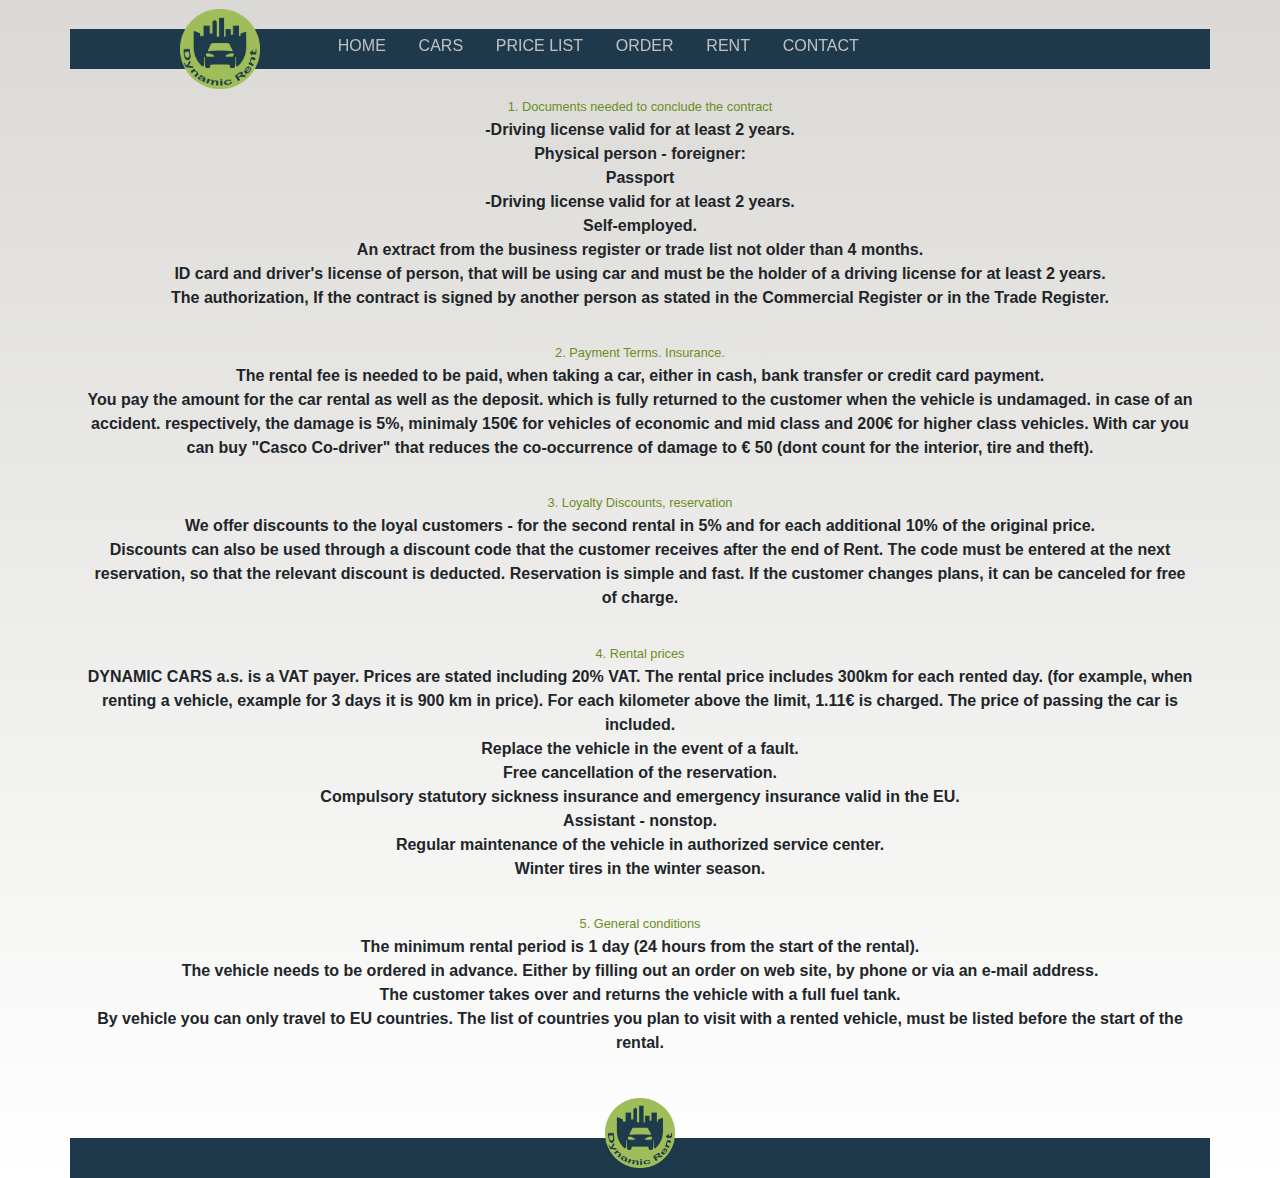
<file: rent.html>
<!DOCTYPE html>
<html lang="en">
<html>
<head>
	<title>CarRent - Rent</title>
	<meta charset="utf-8">
	<link rel="stylesheet" href="https://maxcdn.bootstrapcdn.com/bootstrap/4.0.0/css/bootstrap.min.css">
    <script src="https://ajax.googleapis.com/ajax/libs/jquery/3.3.1/jquery.min.js"></script>
    <script src="https://maxcdn.bootstrapcdn.com/bootstrap/4.0.0/js/bootstrap.min.js"></script>
    <link rel="stylesheet" href="style/style.css">
    <link rel="stylesheet" href="style/styleRent.css">
    <script src="js/script.js"></script>
</head>
<body>
	 <div class="container"> <!-- container -->
    
    <div class="row" id="navbar"> <!-- navbar -->
        <div class="col-md-2 col-12" id="divLogoNavbar"> <!-- div logo navbar -->
            <img src="img/pageIndex/car_rent_logo.png" id="logoNavbar"> <!-- logo navbar -->
            <button id="menuButton" class="navbar-toggler navbar-toggler-right" type="button"">
                <img id="menu-icon" src="img/pageIndex/menu-icon.png">
            </button>
        </div>
        <div class="col-md-10 backgroundNavbar"> <!-- ul, background on navbar -->
            <ul id="menu"> 
                <li><a onclick="window.location.href='index.html'"><p class="pNavbar">HOME</p></a></li> <!-- li, a, pNavbar  -->
                <li><a onclick="window.location.href='cars-economy.html'"><p class="pNavbar">CARS</p></a></li> <!-- li, a, pNavbar  -->
                <li><a onclick="window.location.href='price_list.html'"><p class="pNavbar">PRICE LIST</p></a></li> <!-- li, a, pNavbar  -->
                <li><a onclick="window.location.href='order.html'"><p class="pNavbar">ORDER</p></a></li> <!-- li, a, pNavbar  -->
                <li><a onclick="window.location.href='rent.html'"><p class="pNavbar">RENT</p></a></li> <!-- li, a, pNavbar  -->
                <li><a onclick="window.location.href='contact.html'"><p class="pNavbar">CONTACT</p></a></li> <!-- li, a, pNavbar  -->
            </ul>
        </div> <!-- ul, background on navbar -->
        <div id="smallMenu" class="col-12"> <!-- ul, background on navbar -->
            <ul id="menu"> 
                <li><a onclick="window.location.href='index.html'"><p class="pNavbar">HOME</p></a></li> <!-- li, a, pNavbar  -->
                <li><a onclick="window.location.href='cars-economy.html'"><p class="pNavbar">CARS</p></a></li> <!-- li, a, pNavbar  -->
                <li><a onclick="window.location.href='price_list.html'"><p class="pNavbar">PRICE LIST</p></a></li> <!-- li, a, pNavbar  -->
                <li><a onclick="window.location.href='order.html'"><p class="pNavbar">ORDER</p></a></li> <!-- li, a, pNavbar  -->
                <li><a onclick="window.location.href='rent.html'"><p class="pNavbar">RENT</p></a></li> <!-- li, a, pNavbar  -->
                <li><a onclick="window.location.href='contact.html'"><p class="pNavbar">CONTACT</p></a></li> <!-- li, a, pNavbar  -->
            </ul>
        </div> <!-- ul, background on navbar -->
        
        
    </div> <!-- ROW navbar --> 

    <div class="row size">
    <div class="col-md-12">
    <p class="titlecontent">1. Documents needed to conclude the contract</p><p class="content"><br>-Driving license valid for at least 2 years.<br>Physical person - foreigner:<br>Passport<br>-Driving license valid for at least 2 years.<br>Self-employed.<br>An extract from the business register or trade list not older than 4 months.<br>ID card and driver's license of person, that will be using car and must be the holder of a driving license for at least 2 years.<br>The authorization, If the contract is signed by another person as stated in the Commercial Register or in the Trade Register.</p>
    <p class="titlecontent">2. Payment Terms. Insurance.</p><p class="content"><br>The rental fee is needed to be paid, when taking a car, either in cash, bank transfer or credit card payment.<br>You pay the amount for the car rental as well as the deposit. which is fully returned to the customer when the vehicle is undamaged. in case of an accident. respectively, the damage is 5%,  minimaly 150€ for vehicles of economic and mid class and 200€ for higher class vehicles. With car you can buy "Casco Co-driver" that reduces the co-occurrence of damage to € 50 (dont count for the interior, tire and theft).</p>
    <p class="titlecontent">3. Loyalty Discounts, reservation</p><p class="content"><br>We offer discounts to the loyal customers - for the second rental in 5% and for each additional 10% of the original price.<br>Discounts can also be used through a discount code that the customer receives after the end of Rent. The code must be entered at the next reservation, so that the relevant discount is deducted. Reservation is simple and fast. If the customer changes plans, it can be canceled for free of charge.</p>
    <p class="titlecontent">4. Rental prices</p><p class="content"><br>DYNAMIC CARS a.s. is a VAT payer. Prices are stated including 20% VAT. The rental price includes 300km for each rented day. (for example, when renting a vehicle, example for 3 days it is 900 km in price). For each kilometer above the limit, 1.11€ is charged. The price of passing the car is included.<br>Replace the vehicle in the event of a fault.<br>Free cancellation of the reservation.<br>Compulsory statutory sickness insurance and emergency insurance valid in the EU.<br>Assistant - nonstop.<br>Regular maintenance of the vehicle in authorized service center.<br>Winter tires in the winter season.</p>
    <p class="titlecontent">5. General conditions</p><p class="content"><br>The minimum rental period is 1 day (24 hours from the start of the rental).<br>The vehicle needs to be ordered in advance. Either by filling out an order on web site, by phone or via an e-mail address.<br>The customer takes over and returns the vehicle with a full fuel tank.<br>By vehicle you can only travel to EU countries. The list of countries you plan to visit with a rented vehicle, must be listed before the start of the rental.</p>
    </div>
    </div>

    <div class="row"> <!-- footer -->
        <div class="col-md-12" id="footer">
            <img id="footerLogo" src="img/pageIndex/car_rent_logo.png" onclick="window.location.href='index.html'">
        </div>
    </div> <!-- ROW footer -->


</div>
 <script src="timepicker/jquery.timepicker.min.js"></script>
</body>
</html>
</file>
<file: style/style.css>
/* font for document */
@font-face {
    font-family: Bahnschrift, sans-serif;
}

body {
    background: linear-gradient(#dad9d5, white);
    background-repeat: no-repeat;
    
}
/* ROW NAVBAR */
#navbar {
    text-align: center;
    color: white;
    margin-top: 20px;
}

/* div logo navbar */
#divLogoNavbar {
    padding: 0px;
    background-color: #1e394c;
    height: 40px;
    margin-top: 1vh;
    text-align: right;
}

/* logo navbar */
#logoNavbar {
    height: 80px;
    margin-top: -20px;
}

/* logo navbar:hover */
#logoNavbar:hover {
    cursor: pointer;
    height: 195%;
}

/* ul */
ul { 
    list-style-type: none;
    padding: 0px auto;
    text-align: center;
    align-content: center;
}

/* background on navbar */
.backgroundNavbar {
    background-color: #1e394c;
    height: 40px;
    margin-top: 1vh;
    width: 90%;
}

/* pNavbar */
.pNavbar {    
    filter: brightness(75%);
}

/* li */
li {
    float: left;
    text-align: center;
    margin-left: 1vw;
}

/* li, a */
li a {
    display: block;
    color: white;
    text-align: center;
    padding: 0.4vw 10px;
    border-bottom: 3px solid #1e394c;
    height: 4vh;
}

/* li, a:hover; li, a:active */
li a:hover, li a:active {
    cursor: pointer;
    filter: brightness(100%);
    border-bottom: 3px solid #8ac64a;
}

/* pNavbar:hover, pNavbar:active */
.pNavbar:hover, .pNavbar:active {    
    filter: brightness(100%);
}

/* menuButton*/
#menuButton{
    height: 4vh;
    float: right;
    display: none;
}

/* menu-icon */
#menu-icon {
    filter: brightness(90%);
}

#menu-icon:hover {
    cursor: pointer;
    filter: brightness(100%);
}

/* smallMenu */
#smallMenu {
    display: none;
}

/* footer */
#footer {
    color: white;
    margin-top: 50px;
    height: 40px;
    background-color: #1e394c;
    text-align: center;
}

/* footerLogo */
#footerLogo {
    height: 70px;
    margin-top: -40px;
}

#footerLogo:hover {
    cursor: pointer;
    height: 150%;
}

@media screen and (max-width: 768px) {
    #menuButton {
        display: block;
        height: 30px;
        margin-right: 40px;
    }
    
    #menu-icon {
        height: 20px;
        margin-top: -7px;
    }
    
    .backgroundNavbar {
        display: none;
    }
    
    #smallMenu {
        background: linear-gradient(rgba(255,0,0,0), white);
        text-align: center;
        margin-top: 2vh;
    }
    
    #smallMenu li {
        float: inherit;
        margin-left: -40px;
    }
    
    #smallMenu li a {
        font-size: 3vw;
        display: block;
        color: #1e394c;
        text-align: center;
        padding: 0.4vw 10px;
        height: 4vh;
        border: none;
    }

    #smallMenu p:hover {
        cursor: pointer;
        font-weight: bold;
        filter: brightness(100%);
        border-bottom: 2px solid #89c64a;
    }

    #smallMenu .pNavbar:hover,#smallMenu .pNavbar:active {    
        filter: brightness(100%);
    }
    
    #divLogoNavbar {
        text-align: left;
        height: 30px;
        margin-top: 10px;
    }    
    
    #logoNavbar {
        margin-left: 40px;
        height: 70px;
    }
    
    #navbar {
        text-align: center;
    }
    
    #footer {
        height: 30px;
        margin-top: 30px;
    }
    
    #footerLogo {
        height: 60px;
    }
}

@media screen and (max-width: 450px) {
    #footer {
        height: 20px;
        margin-top: 25px;
    }
    
    #footerLogo {
        height: 40px;
    }
    
    #divLogoNavbar {
        height: 25px;
        margin-top: 10px;
    }    
    
    #logoNavbar {
        margin-left: 25px;
        height: 40px;
        margin-top: -9px;
    }
    
    #menuButton {
        display: block;
        height: 20px;
        margin-right: 20px;
    }
    
    #menu-icon {
        height: 15px;
        margin-top: -12px;
    }
}

#firstBlockLink, #thirdBlockLink {
    text-align: right;
    filter: brightness(75%);
}

#firstBlockLink:hover, #thirdBlockLink:hover {
    filter: brightness(100%);
}

#secondBlockLink {
    filter: brightness(75%);
}

#secondBlockLink:hover {
    filter: brightness(100%);
}


#firstBlockLinkImg, #secondBlockLinkImg, #thirdBlockLinkImg {
    width: 100%;
    object-fit: contain;
}

#firstBlockLinkImg:hover, #secondBlockLinkImg:hover, #thirdBlockLinkImg:hover {
    cursor: pointer;
}

#fisrtBlockLinkText, #secondBlockLinkText, #thirdBlockLinkText {
    font-size: 3vw;
    color: #89c64a;
    text-align: center;
    letter-spacing: 1vh;
    position: absolute;    
    cursor: pointer;
}

#fisrtBlockLinkText {    
    top: 4.5vh;
    right: 9.5vh;
}

#secondBlockLinkText {
    top: 4.5vh;
    left: 10.5vh;
}

#thirdBlockLinkText {
    top: 6.5vh;
    right: 10.5vh;
}

/* Car names */
.carsName {
    font-size: 3vw;
    color: #89c64a;
    font-family: Bahnschrift, sans-serif;
}

/* carousel-inner */
.carousel-inner {
    margin-top: 2.5vw;
    width: 100%;
}

/* Pictures */
.CarsSlideShow {
    width: 100%;
}
</file>
<file: style/Adminstyle.css>
#form {
    text-align: center;
}

.lol {
    color: #1e394c;
    float: left;
    margin-left: 15px;
    font-weight: bold;
} 

.set {
    text-align: center;
}

h1 {
    margin-top: 20px;
    text-align: center;
    font-size: 20px;
    color: #1e394c;
}

#button {
    margin-top: 10px;
    filter: brightness(90%);
}

#button:hover {
    filter: brightness(100%);
}

table, th, td {
   width: 5%;
}

#tablelogin {
    margin: 0px auto;
    text-align: center;    
    background-color: white;
    border: none;
    box-shadow: 3px 3px 3px grey;
    width: 200px;
    padding-bottom: 200px;
}

#checkBox {
    display:none;
}

#usr, #pwd {
    border: none;
    border-bottom: 2px solid #8ac64a;
    margin-bottom: 10px;
}

#apo {
    margin: 20px auto;
    width: 80%;
    background-color: white;
    box-shadow: 3px 3px 3px grey;
    overflow: auto;   /* Scrollbar is displayed as it's needed */
}

#apo td {
    border-bottom: 1px solid #1e394c;
    min-width: 30px;
    max-width: 200px;
    font-size: 0.8vw;
    text-align: center;
    padding: 1px;
    height: 30px;
}

#apo tr:nth-child(2n+2) {
    background-color: #1e394c;
    color: white;
}

#apo tr:nth-child(2n+2) {
    background-color: #1e394c;
    color: white;
}

#apo td {
    border: 1px solid #1e394c;
}

#apo th {
    text-align: center;
}
</file>
<file: style/styleCars.css>
/* navbar2 */
#navbar2 {
    margin-top: 2vh;
    text-align: center;
}

/* divNavbar2*/
#divNavbar2 {
    margin: 0px auto;
}

/* navcars */
.navcars {
    float: right;
    color: #1e394c;
    font-size: 20px;
    text-align: center;
    font-weight: bold;
    cursor: pointer;
    border-bottom: 3px solid #deddd9;
}

.navcars:hover, .navcars:visited {
    border-bottom: 3px solid #8ac64a;
}

/* field */
.field {
    margin-top: 1vh;
}

/* bgcolorcar */
.bgcolorcar {
    background-color: #acb0b9;
    cursor: pointer;
    text-align: center;
}

.bgcolorcar:hover .width {
    width: 102%;
    filter: brightness(100%);
}

/* width */
.width{
    width: 100%;
    margin: 2.2vw auto;    
    filter: brightness(90%);
}

/* bgcolor */
.bgcolor {
   background-color: #8e9ca5;
}

/* carName */
#carName{
    text-align: left;
    font-size: 1.5vw;
    color: #1e394c;
    font-weight: bold;
    margin-top: 0.5vw;
}

/* basicInfo */
.basicInfo {
    font-size: 1.5vw;
    color: white;
}

/* imgdecoration */
.imgdecoration{
    width: 1.5vw;
}

/* moreInfo */
.moreInfo {
    padding: 0vw 0.5vw;
    padding-bottom: 0.5vw;
}

/* textdecoration */
.textdecoration {
    margin-top: 0.5vw;
    font-size: 0.8vw;
    color: white;
    text-align: left;
}

/* price */
.price {
    text-align: right;
}

/* realprice */
.realprice{
    font-size: 1.5vw;
    font-weight: bold;
    float: right;
}

/* blue */
.blue {
    color: #1e394c;
    margin-right: 0.5vw;
}

/* green */
.green {
    color: #8ac64a; 
    margin-right: 0.5vw;
}

/* panels */
.panels{
    text-align: center;
}

/* imgsize */
.imgsize{
    width: 25%;
    cursor: pointer;
    filter: brightness(90%);
}

/* sizepricelist */
.sizepricelist{
    width: 50%;
    cursor: pointer;
    filter: brightness(95%);
}

.imgsize:hover, .sizepricelist:hover {
    filter: brightness(100%);
}

@media screen and (max-width: 768px) {
    .navcars {
        font-size: 2vw;
        margin-top: 2vw;
        margin-bottom: -2vw;
        border-bottom: 1px;
    }
    
    #carName {
        font-size: 5vw;
        text-align: center;
    }
    
    .basicInfo {
        text-align: center;
        font-size: 5vw;
    }
    
    .imgdecoration{
        width: 5vw;
    }
    
    .textdecoration {
        font-size: 3vw;      
    }
    
    .realprice{
        font-size: 4vw;
    }
    
    .price {
        text-align: center;
    }
}


/* Gallery: */
* {
  box-sizing: border-box;
}

.row > .column {
  padding: 0 8px;
}

.row:after {
  content: "";
  display: table;
  clear: both;
}

.column {
  float: left;
  width: 25%;
}

/* The Modal (background) */
.modal {
  display: none;
  position: fixed;
  z-index: 1;
  padding-top: 7vh;
  left: 0;
  top: 0;
  width: 100%;
  height: 100%;
  overflow: auto;
  background-color: rgba(0,0,0,0.8);
}

/* Modal Content */
.modal-content {
  position: relative;
  background-color: #fefefe;
  margin: auto;
  padding: 0;
  width: 90%;
  max-width: 1200px;
}

/* The Close Button */
.close {
  color: white;
  position: absolute;
  top: 10px;
  right: 25px;
  font-size: 35px;
  font-weight: bold;
}

.close:hover,
.close:focus {
  color: #999;
  text-decoration: none;
  cursor: pointer;
}

#closeButton {
    color: #89c64a;
}

.mySlides {
  display: none;
}

.cursor {
  cursor: pointer
}

/* Next & previous buttons */
.prev,
.next {
  cursor: pointer;
  position: absolute;
  top: 30%;
  width: auto;
  padding: 16px;
  color: white;
  font-weight: bold;
  font-size: 20px;
  transition: 0.6s ease;
  border-radius: 0 3px 3px 0;
  user-select: none;
  -webkit-user-select: none;
}

/* Position the "next button" to the right */
.next {
  right: 0;
  border-radius: 3px 0 0 3px;
}

/* On hover, add a black background color with a little bit see-through */
.prev:hover,
.next:hover {
  background-color: rgba(0, 0, 0, 0.8);
}

/* Number text (1/3 etc) */
.numbertext {
  color: #1e394c;
  font-size: 12px;
  padding: 8px 12px;
  position: absolute;
  top: 0;
}

img {
  margin-bottom: -4px;
}

.caption-container {
  text-align: center;
  background-color: rgba(0,0,0,0.7);
  padding: 2px 16px;
  color: white;
  height: 28px;
}

.demo {
    opacity: 0.7;
}

.active,
.demo:hover {
  opacity: 1;
}

img.hover-shadow {
  transition: 0.3s
}

.hover-shadow:hover {
  box-shadow: 0 4px 8px 0 rgba(0, 0, 0, 0.2), 0 6px 20px 0 rgba(0, 0, 0, 0.19)
}
</file>
<file: style/styleRent.css>
@font-face {
    font-family: Bahnschrift, sans-serif;
}

.titlecontent{
	text-align: center;
	color: #6B8E23;
	margin-bottom: 0px;
	font-size: 1vw;
}

.content{
	margin-top: -2%;
	margin-bottom: 3%;
	text-align: center;
	font-weight: bold;
}

.size{
	margin-top: 2.5%;
}

.condition1 {
    text-align: center;
}
</file>
